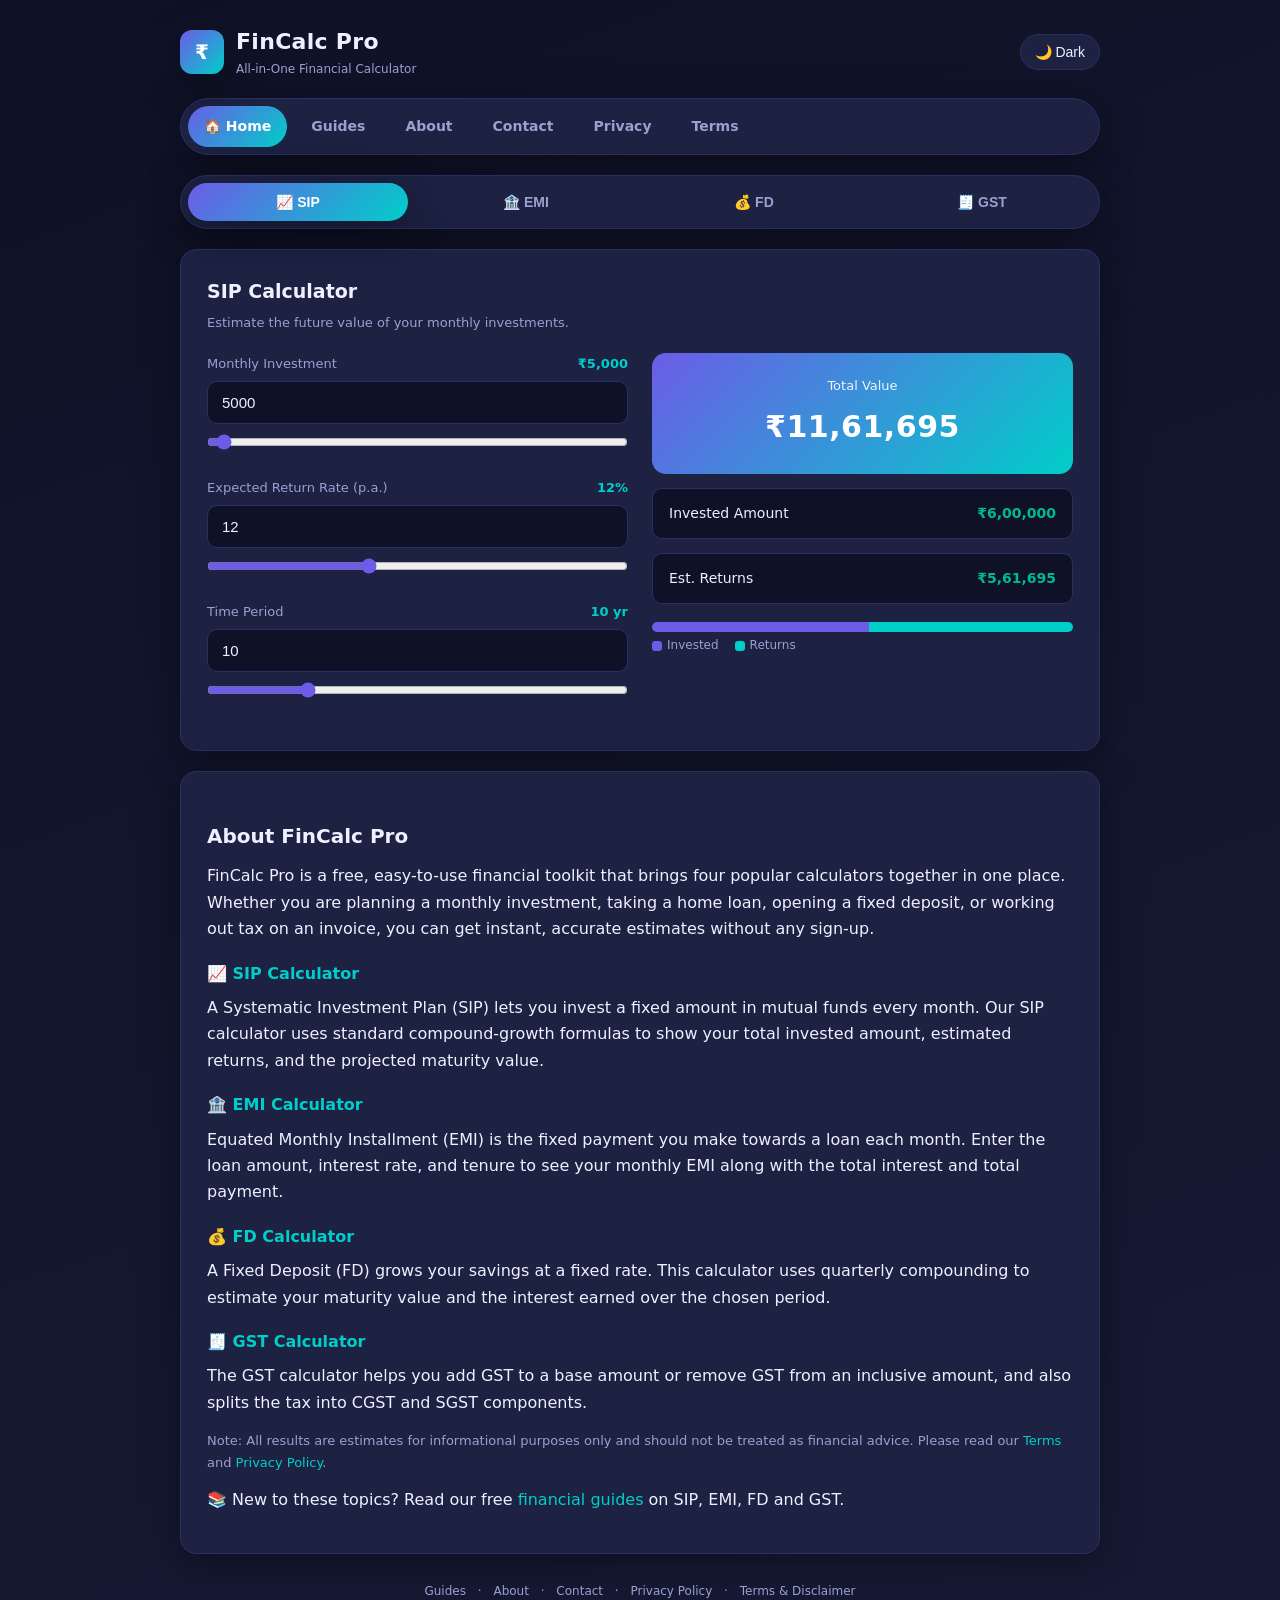
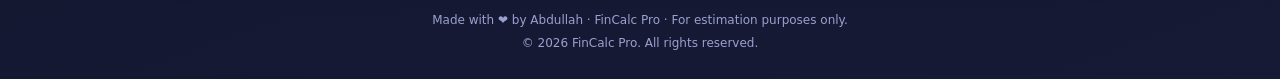
<file: index.html>
<!DOCTYPE html>
<html lang="en">
<head>
<meta charset="UTF-8">
<meta name="viewport" content="width=device-width, initial-scale=1.0">
<meta name="google-site-verification" content="vw7XBPEqte4qpdyo3AJ491x3fcJIw0oCZfiyxnTsbXY" />
<title>FinCalc Pro · Free SIP, EMI, FD & GST Calculator</title>
<meta name="description" content="FinCalc Pro is a free all-in-one financial calculator to compute SIP returns, loan EMI, fixed deposit (FD) maturity and GST online. Fast, accurate and mobile friendly.">
<meta name="keywords" content="SIP calculator, EMI calculator, FD calculator, GST calculator, financial calculator, loan EMI, mutual fund returns">
<meta name="author" content="Abdullah">
<link rel="canonical" href="https://quicktoolkit1.github.io/All-in-one-calculator-/">

<!-- Open Graph -->
<meta property="og:type" content="website">
<meta property="og:title" content="FinCalc Pro · Free SIP, EMI, FD & GST Calculator">
<meta property="og:description" content="Free all-in-one financial calculator for SIP, EMI, FD and GST. Fast, accurate and mobile friendly.">
<meta property="og:url" content="https://quicktoolkit1.github.io/All-in-one-calculator-/">
<meta name="twitter:card" content="summary">

<link rel="icon" type="image/svg+xml" href="favicon.svg">
<link rel="stylesheet" href="style.css">

<!-- Google AdSense: apne approval ke baad neeche wali line uncomment karein aur ca-pub-XXXX apne publisher ID se replace karein -->
<!-- <script async src="https://pagead2.googlesyndication.com/pagead/js/adsbygoogle.js?client=ca-pub-XXXXXXXXXXXXXXXX" crossorigin="anonymous"></script> -->

<!-- Structured Data -->
<script type="application/ld+json">
{
  "@context": "https://schema.org",
  "@type": "WebApplication",
  "name": "FinCalc Pro",
  "description": "Free all-in-one financial calculator for SIP, EMI, FD and GST.",
  "applicationCategory": "FinanceApplication",
  "operatingSystem": "All",
  "offers": { "@type": "Offer", "price": "0", "priceCurrency": "INR" },
  "author": { "@type": "Person", "name": "Abdullah" }
}
</script>
</head>
<body>
<div class="wrap">
  <header>
    <div class="logo">
      <a href="index.html">
        <div class="mark">₹</div>
        <div>
          <h1>FinCalc Pro</h1>
          <p>All-in-One Financial Calculator</p>
        </div>
      </a>
    </div>
    <button class="theme-btn" id="themeBtn">🌙 Dark</button>
  </header>

  <nav class="nav">
    <a href="index.html" class="active">🏠 Home</a>
    <a href="guides.html">Guides</a>
    <a href="about.html">About</a>
    <a href="contact.html">Contact</a>
    <a href="privacy-policy.html">Privacy</a>
    <a href="terms.html">Terms</a>
  </nav>

  <div class="tabs" id="tabs">
    <button class="tab active" data-tab="sip">📈 SIP</button>
    <button class="tab" data-tab="emi">🏦 EMI</button>
    <button class="tab" data-tab="fd">💰 FD</button>
    <button class="tab" data-tab="gst">🧾 GST</button>
  </div>

  <!-- SIP -->
  <div class="card" data-panel="sip">
    <h2>SIP Calculator</h2>
    <p class="sub">Estimate the future value of your monthly investments.</p>
    <div class="grid">
      <div>
        <div class="field">
          <label>Monthly Investment <span class="val" id="sipAmtV">₹5,000</span></label>
          <input type="number" id="sipAmt" value="5000" min="500" max="200000" step="100">
          <input type="range" id="sipAmtR" value="5000" min="500" max="200000" step="500">
        </div>
        <div class="field">
          <label>Expected Return Rate (p.a.) <span class="val" id="sipRateV">12%</span></label>
          <input type="number" id="sipRate" value="12" min="1" max="30" step="0.5">
          <input type="range" id="sipRateR" value="12" min="1" max="30" step="0.5">
        </div>
        <div class="field">
          <label>Time Period <span class="val" id="sipYrV">10 yr</span></label>
          <input type="number" id="sipYr" value="10" min="1" max="40">
          <input type="range" id="sipYrR" value="10" min="1" max="40">
        </div>
      </div>
      <div class="result">
        <div class="res-main"><span>Total Value</span><strong id="sipTotal">₹0</strong></div>
        <div class="res-row"><span>Invested Amount</span><b id="sipInvested">₹0</b></div>
        <div class="res-row"><span>Est. Returns</span><b id="sipReturns">₹0</b></div>
        <div>
          <div class="bar"><i id="sipBar1" style="background:var(--pri)"></i><i id="sipBar2" style="background:var(--pri2)"></i></div>
          <div class="legend"><span><i class="dot" style="background:var(--pri)"></i>Invested</span><span><i class="dot" style="background:var(--pri2)"></i>Returns</span></div>
        </div>
      </div>
    </div>
  </div>

  <!-- EMI -->
  <div class="card" data-panel="emi" style="display:none">
    <h2>EMI Calculator</h2>
    <p class="sub">Calculate your monthly loan installment.</p>
    <div class="grid">
      <div>
        <div class="field">
          <label>Loan Amount <span class="val" id="emiAmtV">₹10,00,000</span></label>
          <input type="number" id="emiAmt" value="1000000" min="30000" max="10000000" step="1000">
          <input type="range" id="emiAmtR" value="1000000" min="30000" max="10000000" step="50000">
        </div>
        <div class="field">
          <label>Interest Rate (p.a.) <span class="val" id="emiRateV">9%</span></label>
          <input type="number" id="emiRate" value="9" min="1" max="30" step="0.1">
          <input type="range" id="emiRateR" value="9" min="1" max="30" step="0.1">
        </div>
        <div class="field">
          <label>Loan Tenure <span class="val" id="emiYrV">20 yr</span></label>
          <input type="number" id="emiYr" value="20" min="1" max="30">
          <input type="range" id="emiYrR" value="20" min="1" max="30">
        </div>
      </div>
      <div class="result">
        <div class="res-main"><span>Monthly EMI</span><strong id="emiMonthly">₹0</strong></div>
        <div class="res-row"><span>Principal</span><b id="emiPrincipal">₹0</b></div>
        <div class="res-row"><span>Total Interest</span><b id="emiInterest">₹0</b></div>
        <div class="res-row"><span>Total Payment</span><b id="emiTotal">₹0</b></div>
        <div>
          <div class="bar"><i id="emiBar1" style="background:var(--pri)"></i><i id="emiBar2" style="background:var(--pri2)"></i></div>
          <div class="legend"><span><i class="dot" style="background:var(--pri)"></i>Principal</span><span><i class="dot" style="background:var(--pri2)"></i>Interest</span></div>
        </div>
      </div>
    </div>
  </div>

  <!-- FD -->
  <div class="card" data-panel="fd" style="display:none">
    <h2>FD Calculator</h2>
    <p class="sub">Maturity value with quarterly compounding.</p>
    <div class="grid">
      <div>
        <div class="field">
          <label>Principal Amount <span class="val" id="fdAmtV">₹1,00,000</span></label>
          <input type="number" id="fdAmt" value="100000" min="5000" max="5000000" step="1000">
          <input type="range" id="fdAmtR" value="100000" min="5000" max="5000000" step="5000">
        </div>
        <div class="field">
          <label>Interest Rate (p.a.) <span class="val" id="fdRateV">7%</span></label>
          <input type="number" id="fdRate" value="7" min="1" max="12" step="0.1">
          <input type="range" id="fdRateR" value="7" min="1" max="12" step="0.1">
        </div>
        <div class="field">
          <label>Time Period <span class="val" id="fdYrV">5 yr</span></label>
          <input type="number" id="fdYr" value="5" min="1" max="25">
          <input type="range" id="fdYrR" value="5" min="1" max="25">
        </div>
      </div>
      <div class="result">
        <div class="res-main"><span>Maturity Value</span><strong id="fdTotal">₹0</strong></div>
        <div class="res-row"><span>Invested Amount</span><b id="fdInvested">₹0</b></div>
        <div class="res-row"><span>Est. Interest</span><b id="fdInterest">₹0</b></div>
        <div>
          <div class="bar"><i id="fdBar1" style="background:var(--pri)"></i><i id="fdBar2" style="background:var(--pri2)"></i></div>
          <div class="legend"><span><i class="dot" style="background:var(--pri)"></i>Invested</span><span><i class="dot" style="background:var(--pri2)"></i>Interest</span></div>
        </div>
      </div>
    </div>
  </div>

  <!-- GST -->
  <div class="card" data-panel="gst" style="display:none">
    <h2>GST Calculator</h2>
    <p class="sub">Add or remove GST from an amount.</p>
    <div class="grid">
      <div>
        <div class="field">
          <label>Amount <span class="val" id="gstAmtV">₹10,000</span></label>
          <input type="number" id="gstAmt" value="10000" min="1" max="1000000" step="100">
          <input type="range" id="gstAmtR" value="10000" min="100" max="1000000" step="100">
        </div>
        <div class="field">
          <label>GST Rate <span class="val" id="gstRateV">18%</span></label>
          <input type="number" id="gstRate" value="18" min="0" max="28" step="0.5">
          <input type="range" id="gstRateR" value="18" min="0" max="28" step="0.5">
        </div>
        <div class="field">
          <label style="margin-bottom:10px">Calculation Type</label>
          <label style="font-size:14px;color:var(--txt);cursor:pointer"><input type="radio" name="gstType" value="add" checked> Add GST (exclusive)</label><br>
          <label style="font-size:14px;color:var(--txt);cursor:pointer;margin-top:6px;display:inline-block"><input type="radio" name="gstType" value="remove"> Remove GST (inclusive)</label>
        </div>
      </div>
      <div class="result">
        <div class="res-main"><span>Total Amount</span><strong id="gstTotal">₹0</strong></div>
        <div class="res-row"><span>Base Amount</span><b id="gstBase">₹0</b></div>
        <div class="res-row"><span>GST Amount</span><b id="gstTax">₹0</b></div>
        <div class="res-row"><span>CGST + SGST</span><b id="gstSplit">₹0 + ₹0</b></div>
      </div>
    </div>
  </div>

  <!-- SEO / AdSense friendly descriptive content -->
  <div class="card content" style="margin-top:20px">
    <h2>About FinCalc Pro</h2>
    <p>FinCalc Pro is a free, easy-to-use financial toolkit that brings four popular calculators together in one place. Whether you are planning a monthly investment, taking a home loan, opening a fixed deposit, or working out tax on an invoice, you can get instant, accurate estimates without any sign-up.</p>
    <h3>📈 SIP Calculator</h3>
    <p>A Systematic Investment Plan (SIP) lets you invest a fixed amount in mutual funds every month. Our SIP calculator uses standard compound-growth formulas to show your total invested amount, estimated returns, and the projected maturity value.</p>
    <h3>🏦 EMI Calculator</h3>
    <p>Equated Monthly Installment (EMI) is the fixed payment you make towards a loan each month. Enter the loan amount, interest rate, and tenure to see your monthly EMI along with the total interest and total payment.</p>
    <h3>💰 FD Calculator</h3>
    <p>A Fixed Deposit (FD) grows your savings at a fixed rate. This calculator uses quarterly compounding to estimate your maturity value and the interest earned over the chosen period.</p>
    <h3>🧾 GST Calculator</h3>
    <p>The GST calculator helps you add GST to a base amount or remove GST from an inclusive amount, and also splits the tax into CGST and SGST components.</p>
    <p style="color:var(--muted);font-size:13px">Note: All results are estimates for informational purposes only and should not be treated as financial advice. Please read our <a href="terms.html">Terms</a> and <a href="privacy-policy.html">Privacy Policy</a>.</p>
    <p style="margin-top:10px">📚 New to these topics? Read our free <a href="guides.html">financial guides</a> on SIP, EMI, FD and GST.</p>
  </div>

  <footer>
    <div class="foot-links">
      <a href="guides.html">Guides</a> ·
      <a href="about.html">About</a> ·
      <a href="contact.html">Contact</a> ·
      <a href="privacy-policy.html">Privacy Policy</a> ·
      <a href="terms.html">Terms &amp; Disclaimer</a>
    </div>
    Made with ❤️ by Abdullah · FinCalc Pro · For estimation purposes only.<br>
    &copy; <span id="year"></span> FinCalc Pro. All rights reserved.
  </footer>
</div>

<script src="app.js"></script>
</body>
</html>
</file>
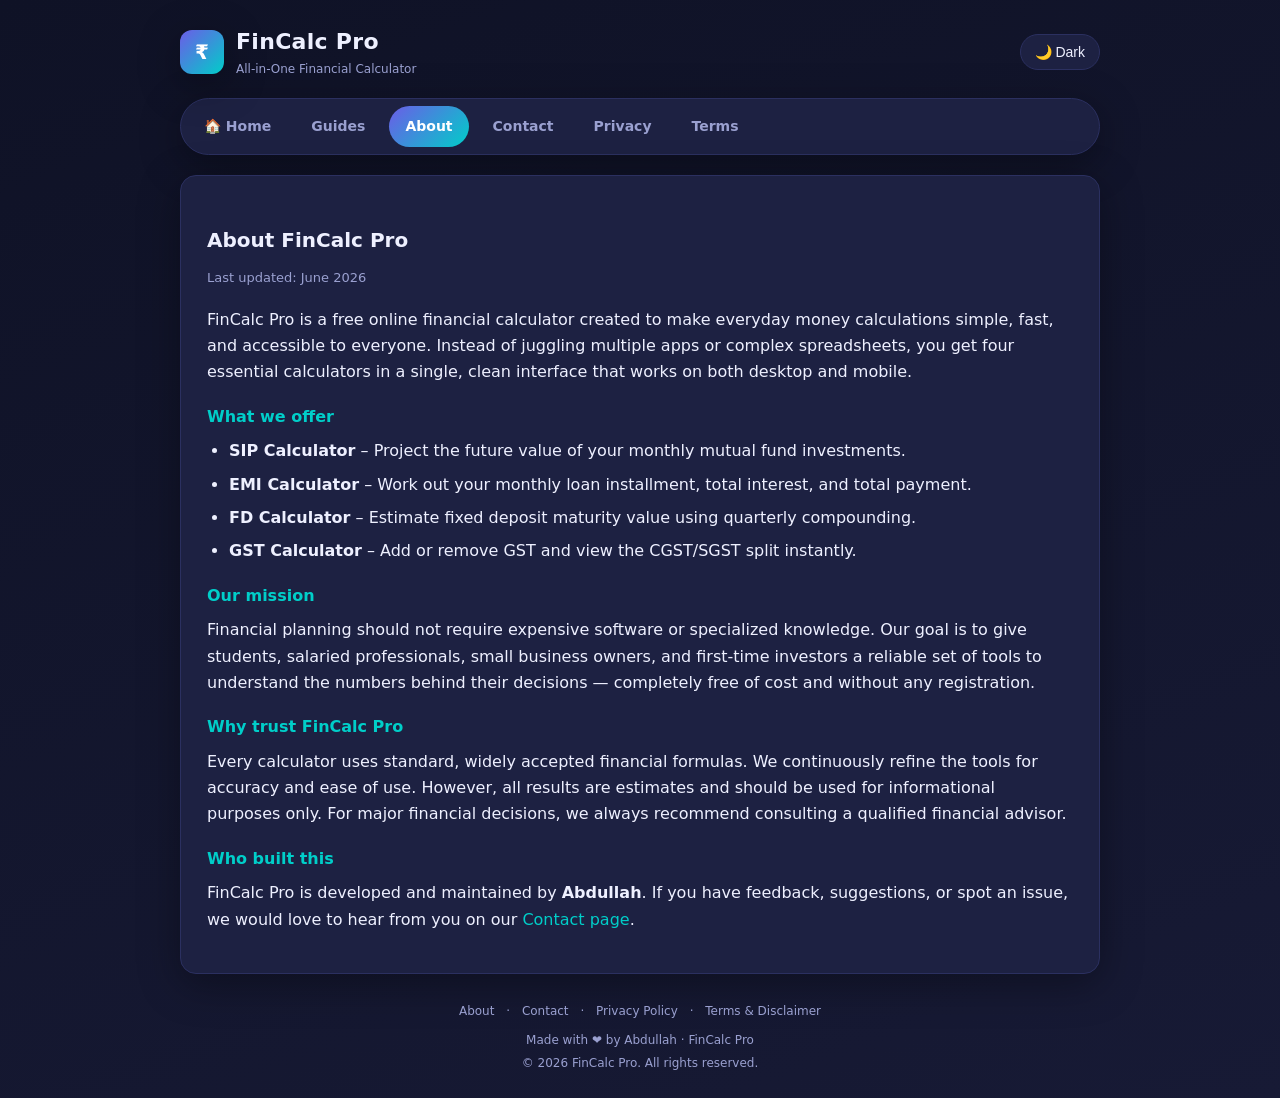
<file: about.html>
<!DOCTYPE html>
<html lang="en">
<head>
<meta charset="UTF-8">
<meta name="viewport" content="width=device-width, initial-scale=1.0">
<title>About Us · FinCalc Pro</title>
<meta name="description" content="Learn about FinCalc Pro, a free all-in-one financial calculator for SIP, EMI, FD and GST built to help you make quick, informed money decisions.">
<link rel="canonical" href="https://quicktoolkit1.github.io/All-in-one-calculator-/about.html">
<link rel="icon" type="image/svg+xml" href="favicon.svg">
<link rel="stylesheet" href="style.css">
</head>
<body>
<div class="wrap">
  <header>
    <div class="logo">
      <a href="index.html">
        <div class="mark">₹</div>
        <div>
          <h1>FinCalc Pro</h1>
          <p>All-in-One Financial Calculator</p>
        </div>
      </a>
    </div>
    <button class="theme-btn" id="themeBtn">🌙 Dark</button>
  </header>

  <nav class="nav">
    <a href="index.html">🏠 Home</a>
    <a href="guides.html">Guides</a>
    <a href="about.html" class="active">About</a>
    <a href="contact.html">Contact</a>
    <a href="privacy-policy.html">Privacy</a>
    <a href="terms.html">Terms</a>
  </nav>

  <div class="card content">
    <h2>About FinCalc Pro</h2>
    <p class="meta">Last updated: June 2026</p>

    <p>FinCalc Pro is a free online financial calculator created to make everyday money calculations simple, fast, and accessible to everyone. Instead of juggling multiple apps or complex spreadsheets, you get four essential calculators in a single, clean interface that works on both desktop and mobile.</p>

    <h3>What we offer</h3>
    <ul>
      <li><strong>SIP Calculator</strong> – Project the future value of your monthly mutual fund investments.</li>
      <li><strong>EMI Calculator</strong> – Work out your monthly loan installment, total interest, and total payment.</li>
      <li><strong>FD Calculator</strong> – Estimate fixed deposit maturity value using quarterly compounding.</li>
      <li><strong>GST Calculator</strong> – Add or remove GST and view the CGST/SGST split instantly.</li>
    </ul>

    <h3>Our mission</h3>
    <p>Financial planning should not require expensive software or specialized knowledge. Our goal is to give students, salaried professionals, small business owners, and first-time investors a reliable set of tools to understand the numbers behind their decisions — completely free of cost and without any registration.</p>

    <h3>Why trust FinCalc Pro</h3>
    <p>Every calculator uses standard, widely accepted financial formulas. We continuously refine the tools for accuracy and ease of use. However, all results are estimates and should be used for informational purposes only. For major financial decisions, we always recommend consulting a qualified financial advisor.</p>

    <h3>Who built this</h3>
    <p>FinCalc Pro is developed and maintained by <strong>Abdullah</strong>. If you have feedback, suggestions, or spot an issue, we would love to hear from you on our <a href="contact.html">Contact page</a>.</p>
  </div>

  <footer>
    <div class="foot-links">
      <a href="about.html">About</a> ·
      <a href="contact.html">Contact</a> ·
      <a href="privacy-policy.html">Privacy Policy</a> ·
      <a href="terms.html">Terms &amp; Disclaimer</a>
    </div>
    Made with ❤️ by Abdullah · FinCalc Pro<br>
    &copy; <span id="year"></span> FinCalc Pro. All rights reserved.
  </footer>
</div>
<script src="common.js"></script>
</body>
</html>
</file>
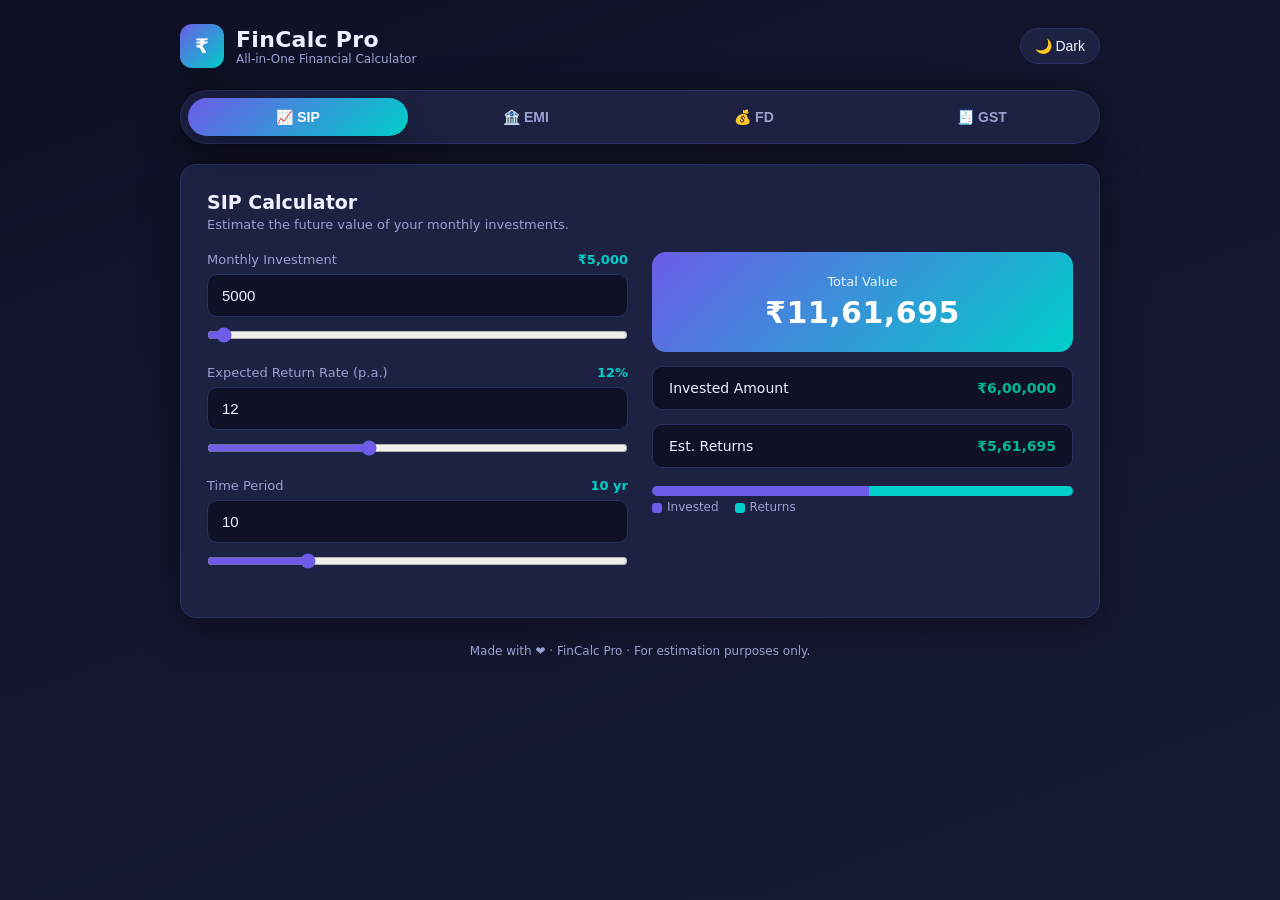
<file: All-in-one-calculator.html>
<!DOCTYPE html>
<html lang="hi">
<head>
<meta charset="UTF-8">
<meta name="viewport" content="width=device-width, initial-scale=1.0">
<title>FinCalc Pro · All-in-One Financial Calculator</title>
<style>
  :root{
    --bg:#0f1226; --bg2:#171a35; --card:#1d2142; --line:#2b3060;
    --txt:#eef0ff; --muted:#9aa0d0; --pri:#6c5ce7; --pri2:#00cec9;
    --good:#00b894; --warn:#fdcb6e; --shadow:0 10px 40px rgba(0,0,0,.35);
    --r:16px;
  }
  [data-theme="light"]{
    --bg:#eef1f8; --bg2:#ffffff; --card:#ffffff; --line:#e3e7f2;
    --txt:#1a1d35; --muted:#6b7194; --shadow:0 10px 30px rgba(50,60,120,.12);
  }
  *{box-sizing:border-box;margin:0;padding:0}
  body{
    font-family:"Segoe UI",system-ui,-apple-system,Roboto,Arial,sans-serif;
    background:linear-gradient(160deg,var(--bg),var(--bg2));
    color:var(--txt);min-height:100vh;padding:24px 14px;transition:.3s;
  }
  .wrap{max-width:920px;margin:0 auto}
  header{display:flex;align-items:center;justify-content:space-between;margin-bottom:22px;flex-wrap:wrap;gap:12px}
  .logo{display:flex;align-items:center;gap:12px}
  .logo .mark{width:44px;height:44px;border-radius:12px;display:grid;place-items:center;
    background:linear-gradient(135deg,var(--pri),var(--pri2));font-weight:800;font-size:20px;color:#fff;box-shadow:var(--shadow)}
  .logo h1{font-size:22px;letter-spacing:.3px}
  .logo p{font-size:12px;color:var(--muted)}
  .theme-btn{background:var(--card);border:1px solid var(--line);color:var(--txt);
    padding:9px 14px;border-radius:30px;cursor:pointer;font-size:14px;transition:.2s}
  .theme-btn:hover{border-color:var(--pri)}
  .tabs{display:flex;gap:8px;background:var(--card);padding:7px;border-radius:30px;
    margin-bottom:20px;flex-wrap:wrap;border:1px solid var(--line);box-shadow:var(--shadow)}
  .tab{flex:1;min-width:120px;text-align:center;padding:11px 10px;border-radius:24px;cursor:pointer;
    font-weight:600;font-size:14px;color:var(--muted);transition:.25s;border:none;background:none}
  .tab.active{background:linear-gradient(135deg,var(--pri),var(--pri2));color:#fff;box-shadow:var(--shadow)}
  .card{background:var(--card);border:1px solid var(--line);border-radius:var(--r);
    padding:26px;box-shadow:var(--shadow);animation:fade .35s ease}
  @keyframes fade{from{opacity:0;transform:translateY(8px)}to{opacity:1;transform:none}}
  .card h2{font-size:19px;margin-bottom:4px}
  .card .sub{color:var(--muted);font-size:13px;margin-bottom:20px}
  .grid{display:grid;grid-template-columns:1fr 1fr;gap:24px}
  @media(max-width:680px){.grid{grid-template-columns:1fr}}
  .field{margin-bottom:18px}
  .field label{display:flex;justify-content:space-between;font-size:13px;color:var(--muted);margin-bottom:7px}
  .field .val{color:var(--pri2);font-weight:700}
  .field input[type=number]{width:100%;padding:12px 14px;border-radius:10px;border:1px solid var(--line);
    background:var(--bg);color:var(--txt);font-size:15px;outline:none;transition:.2s}
  .field input[type=number]:focus{border-color:var(--pri)}
  .field input[type=range]{width:100%;accent-color:var(--pri);margin-top:10px}
  .result{display:flex;flex-direction:column;gap:14px}
  .res-main{background:linear-gradient(135deg,var(--pri),var(--pri2));border-radius:14px;
    padding:22px;color:#fff;text-align:center}
  .res-main span{font-size:13px;opacity:.9;display:block;margin-bottom:6px}
  .res-main strong{font-size:30px;font-weight:800;letter-spacing:.5px}
  .res-row{display:flex;justify-content:space-between;padding:13px 16px;background:var(--bg);
    border-radius:10px;border:1px solid var(--line);font-size:14px}
  .res-row b{color:var(--good)}
  .bar{height:10px;border-radius:6px;background:var(--bg);overflow:hidden;display:flex;margin-top:4px}
  .bar i{display:block;height:100%}
  .legend{display:flex;gap:16px;font-size:12px;color:var(--muted);margin-top:4px}
  .dot{display:inline-block;width:10px;height:10px;border-radius:3px;margin-right:5px;vertical-align:middle}
  footer{text-align:center;color:var(--muted);font-size:12px;margin-top:26px}
</style>
</head>
<body>
<div class="wrap">
  <header>
    <div class="logo">
      <div class="mark">₹</div>
      <div>
        <h1>FinCalc Pro</h1>
        <p>All-in-One Financial Calculator</p>
      </div>
    </div>
    <button class="theme-btn" id="themeBtn">🌙 Dark</button>
  </header>

  <div class="tabs" id="tabs">
    <button class="tab active" data-tab="sip">📈 SIP</button>
    <button class="tab" data-tab="emi">🏦 EMI</button>
    <button class="tab" data-tab="fd">💰 FD</button>
    <button class="tab" data-tab="gst">🧾 GST</button>
  </div>

  <!-- SIP -->
  <div class="card" data-panel="sip">
    <h2>SIP Calculator</h2>
    <p class="sub">Estimate the future value of your monthly investments.</p>
    <div class="grid">
      <div>
        <div class="field">
          <label>Monthly Investment <span class="val" id="sipAmtV">₹5,000</span></label>
          <input type="number" id="sipAmt" value="5000" min="100" step="100">
          <input type="range" id="sipAmtR" value="5000" min="500" max="200000" step="500">
        </div>
        <div class="field">
          <label>Expected Return Rate (p.a.) <span class="val" id="sipRateV">12%</span></label>
          <input type="number" id="sipRate" value="12" min="1" max="40" step="0.5">
          <input type="range" id="sipRateR" value="12" min="1" max="30" step="0.5">
        </div>
        <div class="field">
          <label>Time Period <span class="val" id="sipYrV">10 yr</span></label>
          <input type="number" id="sipYr" value="10" min="1" max="50">
          <input type="range" id="sipYrR" value="10" min="1" max="40">
        </div>
      </div>
      <div class="result">
        <div class="res-main"><span>Total Value</span><strong id="sipTotal">₹0</strong></div>
        <div class="res-row"><span>Invested Amount</span><b id="sipInvested">₹0</b></div>
        <div class="res-row"><span>Est. Returns</span><b id="sipReturns">₹0</b></div>
        <div>
          <div class="bar"><i id="sipBar1" style="background:var(--pri)"></i><i id="sipBar2" style="background:var(--pri2)"></i></div>
          <div class="legend"><span><i class="dot" style="background:var(--pri)"></i>Invested</span><span><i class="dot" style="background:var(--pri2)"></i>Returns</span></div>
        </div>
      </div>
    </div>
  </div>

  <!-- EMI -->
  <div class="card" data-panel="emi" style="display:none">
    <h2>EMI Calculator</h2>
    <p class="sub">Calculate your monthly loan installment.</p>
    <div class="grid">
      <div>
        <div class="field">
          <label>Loan Amount <span class="val" id="emiAmtV">₹10,00,000</span></label>
          <input type="number" id="emiAmt" value="1000000" min="1000" step="1000">
          <input type="range" id="emiAmtR" value="1000000" min="50000" max="10000000" step="50000">
        </div>
        <div class="field">
          <label>Interest Rate (p.a.) <span class="val" id="emiRateV">9%</span></label>
          <input type="number" id="emiRate" value="9" min="1" max="30" step="0.1">
          <input type="range" id="emiRateR" value="9" min="1" max="20" step="0.1">
        </div>
        <div class="field">
          <label>Loan Tenure <span class="val" id="emiYrV">20 yr</span></label>
          <input type="number" id="emiYr" value="20" min="1" max="40">
          <input type="range" id="emiYrR" value="20" min="1" max="30">
        </div>
      </div>
      <div class="result">
        <div class="res-main"><span>Monthly EMI</span><strong id="emiMonthly">₹0</strong></div>
        <div class="res-row"><span>Principal</span><b id="emiPrincipal">₹0</b></div>
        <div class="res-row"><span>Total Interest</span><b id="emiInterest">₹0</b></div>
        <div class="res-row"><span>Total Payment</span><b id="emiTotal">₹0</b></div>
        <div>
          <div class="bar"><i id="emiBar1" style="background:var(--pri)"></i><i id="emiBar2" style="background:var(--pri2)"></i></div>
          <div class="legend"><span><i class="dot" style="background:var(--pri)"></i>Principal</span><span><i class="dot" style="background:var(--pri2)"></i>Interest</span></div>
        </div>
      </div>
    </div>
  </div>

  <!-- FD -->
  <div class="card" data-panel="fd" style="display:none">
    <h2>FD Calculator</h2>
    <p class="sub">Maturity value with quarterly compounding.</p>
    <div class="grid">
      <div>
        <div class="field">
          <label>Principal Amount <span class="val" id="fdAmtV">₹1,00,000</span></label>
          <input type="number" id="fdAmt" value="100000" min="1000" step="1000">
          <input type="range" id="fdAmtR" value="100000" min="5000" max="5000000" step="5000">
        </div>
        <div class="field">
          <label>Interest Rate (p.a.) <span class="val" id="fdRateV">7%</span></label>
          <input type="number" id="fdRate" value="7" min="1" max="15" step="0.1">
          <input type="range" id="fdRateR" value="7" min="1" max="12" step="0.1">
        </div>
        <div class="field">
          <label>Time Period <span class="val" id="fdYrV">5 yr</span></label>
          <input type="number" id="fdYr" value="5" min="1" max="30">
          <input type="range" id="fdYrR" value="5" min="1" max="25">
        </div>
      </div>
      <div class="result">
        <div class="res-main"><span>Maturity Value</span><strong id="fdTotal">₹0</strong></div>
        <div class="res-row"><span>Invested Amount</span><b id="fdInvested">₹0</b></div>
        <div class="res-row"><span>Est. Interest</span><b id="fdInterest">₹0</b></div>
        <div>
          <div class="bar"><i id="fdBar1" style="background:var(--pri)"></i><i id="fdBar2" style="background:var(--pri2)"></i></div>
          <div class="legend"><span><i class="dot" style="background:var(--pri)"></i>Invested</span><span><i class="dot" style="background:var(--pri2)"></i>Interest</span></div>
        </div>
      </div>
    </div>
  </div>

  <!-- GST -->
  <div class="card" data-panel="gst" style="display:none">
    <h2>GST Calculator</h2>
    <p class="sub">Add or remove GST from an amount.</p>
    <div class="grid">
      <div>
        <div class="field">
          <label>Amount <span class="val" id="gstAmtV">₹10,000</span></label>
          <input type="number" id="gstAmt" value="10000" min="1" step="100">
          <input type="range" id="gstAmtR" value="10000" min="100" max="1000000" step="100">
        </div>
        <div class="field">
          <label>GST Rate <span class="val" id="gstRateV">18%</span></label>
          <input type="number" id="gstRate" value="18" min="0" max="28" step="0.5">
          <input type="range" id="gstRateR" value="18" min="0" max="28" step="0.5">
        </div>
        <div class="field">
          <label style="margin-bottom:10px">Calculation Type</label>
          <label style="font-size:14px;color:var(--txt);cursor:pointer"><input type="radio" name="gstType" value="add" checked> Add GST (exclusive)</label><br>
          <label style="font-size:14px;color:var(--txt);cursor:pointer;margin-top:6px;display:inline-block"><input type="radio" name="gstType" value="remove"> Remove GST (inclusive)</label>
        </div>
      </div>
      <div class="result">
        <div class="res-main"><span>Total Amount</span><strong id="gstTotal">₹0</strong></div>
        <div class="res-row"><span>Base Amount</span><b id="gstBase">₹0</b></div>
        <div class="res-row"><span>GST Amount</span><b id="gstTax">₹0</b></div>
        <div class="res-row"><span>CGST + SGST</span><b id="gstSplit">₹0 + ₹0</b></div>
      </div>
    </div>
  </div>

  <footer>Made with ❤️ · FinCalc Pro · For estimation purposes only.</footer>
</div>

<script>
// ---- helpers ----
const $ = id => document.getElementById(id);
const fmt = n => "₹" + Math.round(n).toLocaleString("en-IN");

// ---- tabs ----
document.querySelectorAll(".tab").forEach(t=>{
  t.onclick = ()=>{
    document.querySelectorAll(".tab").forEach(x=>x.classList.remove("active"));
    t.classList.add("active");
    document.querySelectorAll("[data-panel]").forEach(p=>
      p.style.display = p.dataset.panel===t.dataset.tab ? "" : "none");
  };
});

// ---- theme ----
const themeBtn = $("themeBtn");
themeBtn.onclick = ()=>{
  const light = document.documentElement.getAttribute("data-theme")==="light";
  document.documentElement.setAttribute("data-theme", light?"":"light");
  themeBtn.textContent = light ? "🌙 Dark" : "☀️ Light";
};

// sync number <-> range
function link(numId, rangeId, fn){
  const n=$(numId), r=$(rangeId);
  n.oninput = ()=>{ r.value=n.value; fn(); };
  r.oninput = ()=>{ n.value=r.value; fn(); };
}

// ---- SIP ----
function sip(){
  const P=+$("sipAmt").value, r=+$("sipRate").value/100/12, n=$("sipYr").value*12;
  const fv = r>0 ? P*((Math.pow(1+r,n)-1)/r)*(1+r) : P*n;
  const inv = P*n, ret = fv-inv;
  $("sipAmtV").textContent=fmt(P); $("sipRateV").textContent=$("sipRate").value+"%"; $("sipYrV").textContent=$("sipYr").value+" yr";
  $("sipTotal").textContent=fmt(fv); $("sipInvested").textContent=fmt(inv); $("sipReturns").textContent=fmt(ret);
  $("sipBar1").style.width=(inv/fv*100)+"%"; $("sipBar2").style.width=(ret/fv*100)+"%";
}
link("sipAmt","sipAmtR",sip); link("sipRate","sipRateR",sip); link("sipYr","sipYrR",sip);

// ---- EMI ----
function emi(){
  const P=+$("emiAmt").value, r=+$("emiRate").value/100/12, n=$("emiYr").value*12;
  const e = r>0 ? P*r*Math.pow(1+r,n)/(Math.pow(1+r,n)-1) : P/n;
  const total=e*n, interest=total-P;
  $("emiAmtV").textContent=fmt(P); $("emiRateV").textContent=$("emiRate").value+"%"; $("emiYrV").textContent=$("emiYr").value+" yr";
  $("emiMonthly").textContent=fmt(e); $("emiPrincipal").textContent=fmt(P);
  $("emiInterest").textContent=fmt(interest); $("emiTotal").textContent=fmt(total);
  $("emiBar1").style.width=(P/total*100)+"%"; $("emiBar2").style.width=(interest/total*100)+"%";
}
link("emiAmt","emiAmtR",emi); link("emiRate","emiRateR",emi); link("emiYr","emiYrR",emi);

// ---- FD (quarterly compounding) ----
function fd(){
  const P=+$("fdAmt").value, r=+$("fdRate").value/100, t=+$("fdYr").value;
  const m = P*Math.pow(1+r/4, 4*t), interest=m-P;
  $("fdAmtV").textContent=fmt(P); $("fdRateV").textContent=$("fdRate").value+"%"; $("fdYrV").textContent=$("fdYr").value+" yr";
  $("fdTotal").textContent=fmt(m); $("fdInvested").textContent=fmt(P); $("fdInterest").textContent=fmt(interest);
  $("fdBar1").style.width=(P/m*100)+"%"; $("fdBar2").style.width=(interest/m*100)+"%";
}
link("fdAmt","fdAmtR",fd); link("fdRate","fdRateR",fd); link("fdYr","fdYrR",fd);

// ---- GST ----
function gst(){
  const A=+$("gstAmt").value, rate=+$("gstRate").value;
  const type=document.querySelector("input[name=gstType]:checked").value;
  let base, tax, total;
  if(type==="add"){ base=A; tax=A*rate/100; total=A+tax; }
  else { base=A/(1+rate/100); tax=A-base; total=A; }
  $("gstAmtV").textContent=fmt(A); $("gstRateV").textContent=rate+"%";
  $("gstTotal").textContent=fmt(total); $("gstBase").textContent=fmt(base);
  $("gstTax").textContent=fmt(tax); $("gstSplit").textContent=fmt(tax/2)+" + "+fmt(tax/2);
}
link("gstAmt","gstAmtR",gst);
$("gstRate").oninput=()=>{$("gstRateR").value=$("gstRate").value; gst();};
$("gstRateR").oninput=()=>{$("gstRate").value=$("gstRateR").value; gst();};
document.querySelectorAll("input[name=gstType]").forEach(r=>r.onchange=gst);

// init
sip(); emi(); fd(); gst();
</script>
</body>
</html>
</file>
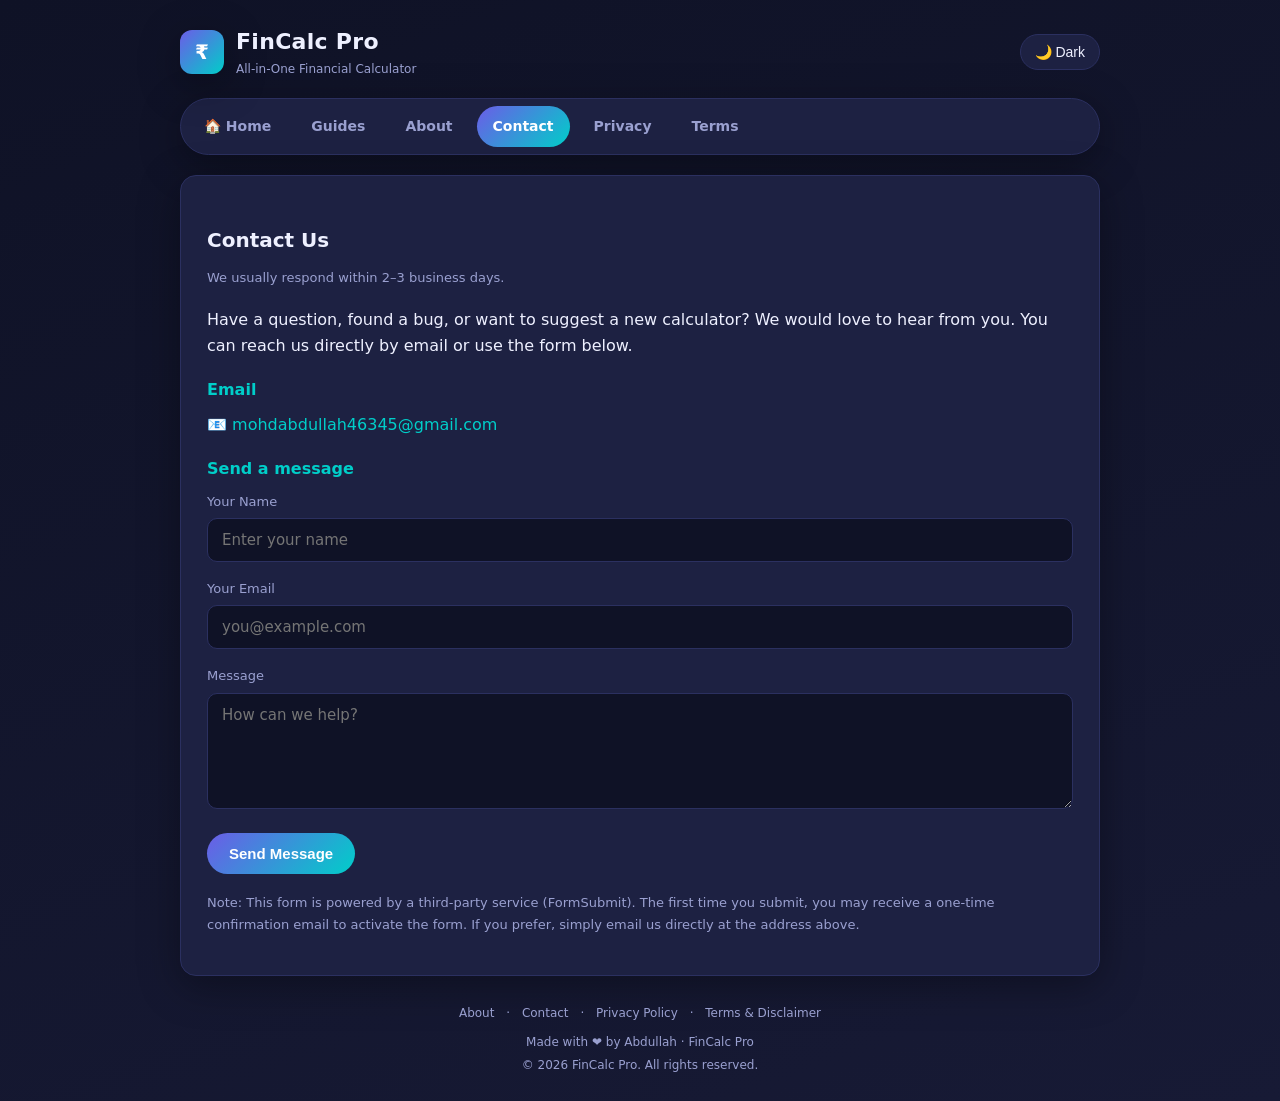
<file: contact.html>
<!DOCTYPE html>
<html lang="en">
<head>
<meta charset="UTF-8">
<meta name="viewport" content="width=device-width, initial-scale=1.0">
<title>Contact Us · FinCalc Pro</title>
<meta name="description" content="Get in touch with the FinCalc Pro team. Send us your feedback, questions or suggestions about our free SIP, EMI, FD and GST calculators.">
<link rel="canonical" href="https://quicktoolkit1.github.io/All-in-one-calculator-/contact.html">
<link rel="icon" type="image/svg+xml" href="favicon.svg">
<link rel="stylesheet" href="style.css">
</head>
<body>
<div class="wrap">
  <header>
    <div class="logo">
      <a href="index.html">
        <div class="mark">₹</div>
        <div>
          <h1>FinCalc Pro</h1>
          <p>All-in-One Financial Calculator</p>
        </div>
      </a>
    </div>
    <button class="theme-btn" id="themeBtn">🌙 Dark</button>
  </header>

  <nav class="nav">
    <a href="index.html">🏠 Home</a>
    <a href="guides.html">Guides</a>
    <a href="about.html">About</a>
    <a href="contact.html" class="active">Contact</a>
    <a href="privacy-policy.html">Privacy</a>
    <a href="terms.html">Terms</a>
  </nav>

  <div class="card content">
    <h2>Contact Us</h2>
    <p class="meta">We usually respond within 2–3 business days.</p>

    <p>Have a question, found a bug, or want to suggest a new calculator? We would love to hear from you. You can reach us directly by email or use the form below.</p>

    <h3>Email</h3>
    <p>📧 <a href="mailto:mohdabdullah46345@gmail.com">mohdabdullah46345@gmail.com</a></p>

    <h3>Send a message</h3>
    <form action="https://formsubmit.co/mohdabdullah46345@gmail.com" method="POST">
      <div class="form-field">
        <label for="name">Your Name</label>
        <input type="text" id="name" name="name" placeholder="Enter your name" required>
      </div>
      <div class="form-field">
        <label for="email">Your Email</label>
        <input type="email" id="email" name="email" placeholder="you@example.com" required>
      </div>
      <div class="form-field">
        <label for="message">Message</label>
        <textarea id="message" name="message" rows="5" placeholder="How can we help?" required></textarea>
      </div>
      <button type="submit" class="btn">Send Message</button>
    </form>

    <p style="color:var(--muted);font-size:13px;margin-top:18px">Note: This form is powered by a third-party service (FormSubmit). The first time you submit, you may receive a one-time confirmation email to activate the form. If you prefer, simply email us directly at the address above.</p>
  </div>

  <footer>
    <div class="foot-links">
      <a href="about.html">About</a> ·
      <a href="contact.html">Contact</a> ·
      <a href="privacy-policy.html">Privacy Policy</a> ·
      <a href="terms.html">Terms &amp; Disclaimer</a>
    </div>
    Made with ❤️ by Abdullah · FinCalc Pro<br>
    &copy; <span id="year"></span> FinCalc Pro. All rights reserved.
  </footer>
</div>
<script src="common.js"></script>
</body>
</html>
</file>
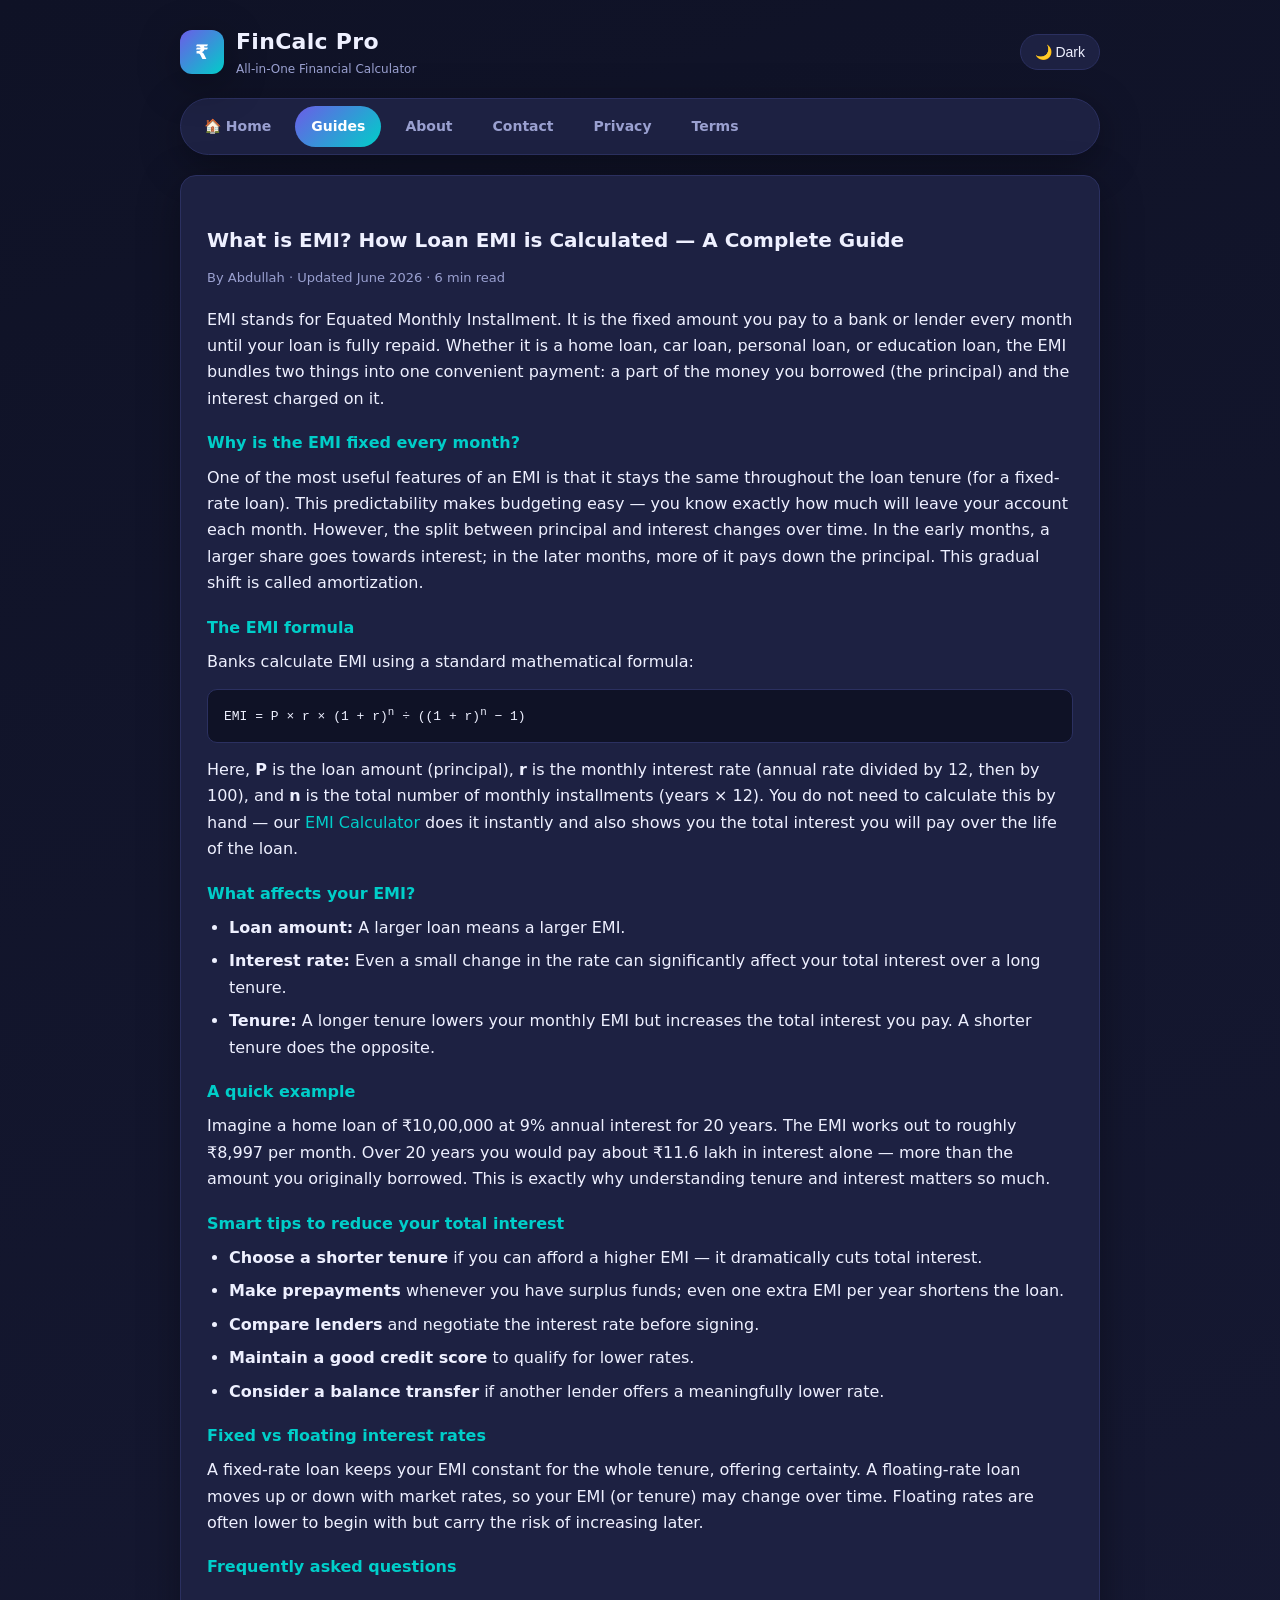
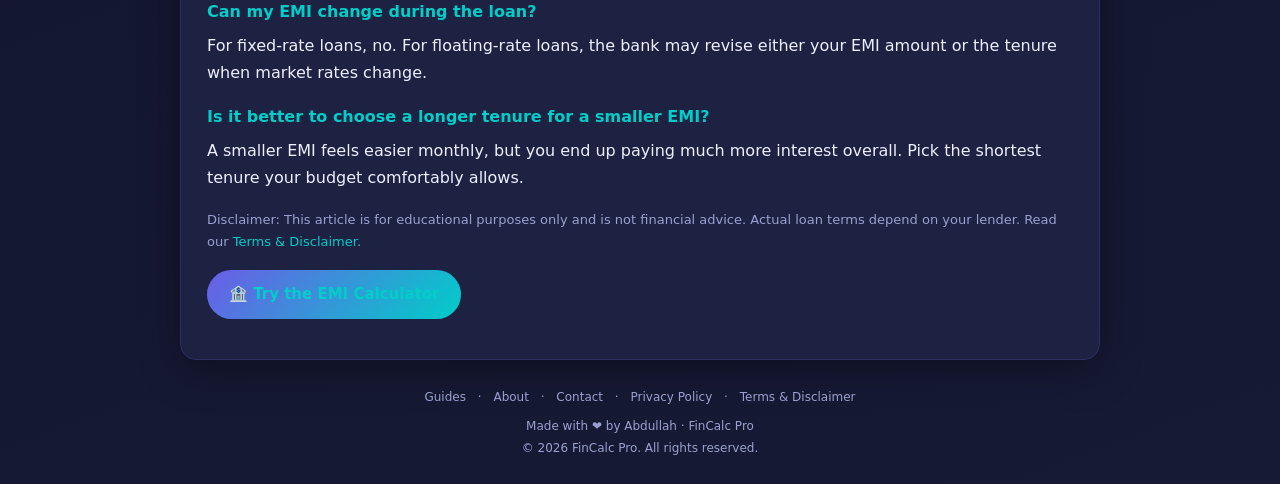
<file: emi-guide.html>
<!DOCTYPE html>
<html lang="en">
<head>
<meta charset="UTF-8">
<meta name="viewport" content="width=device-width, initial-scale=1.0">
<title>What is EMI? How Loan EMI is Calculated &mdash; A Complete Guide · FinCalc Pro</title>
<meta name="description" content="Understand what EMI means, how the EMI formula works, what affects your monthly installment, and smart tips to reduce your total loan interest.">
<meta name="keywords" content="what is EMI, EMI calculator, how EMI is calculated, EMI formula, loan EMI, home loan EMI, reduce EMI interest">
<meta name="author" content="Abdullah">
<link rel="canonical" href="https://quicktoolkit1.github.io/All-in-one-calculator-/emi-guide.html">
<meta property="og:type" content="article">
<meta property="og:title" content="What is EMI? How Loan EMI is Calculated">
<meta property="og:description" content="A clear guide to EMI, the formula behind it, and tips to lower your total interest.">
<meta property="og:url" content="https://quicktoolkit1.github.io/All-in-one-calculator-/emi-guide.html">
<link rel="icon" type="image/svg+xml" href="favicon.svg">
<link rel="stylesheet" href="style.css">
<script type="application/ld+json">
{
  "@context":"https://schema.org",
  "@type":"Article",
  "headline":"What is EMI? How Loan EMI is Calculated - A Complete Guide",
  "author":{"@type":"Person","name":"Abdullah"},
  "publisher":{"@type":"Organization","name":"FinCalc Pro"},
  "datePublished":"2026-06-09",
  "description":"Understand EMI, the formula behind it, and tips to reduce total loan interest."
}
</script>
</head>
<body>
<div class="wrap">
  <header>
    <div class="logo">
      <a href="index.html">
        <div class="mark">₹</div>
        <div>
          <h1>FinCalc Pro</h1>
          <p>All-in-One Financial Calculator</p>
        </div>
      </a>
    </div>
    <button class="theme-btn" id="themeBtn">🌙 Dark</button>
  </header>

  <nav class="nav">
    <a href="index.html">🏠 Home</a>
    <a href="guides.html" class="active">Guides</a>
    <a href="about.html">About</a>
    <a href="contact.html">Contact</a>
    <a href="privacy-policy.html">Privacy</a>
    <a href="terms.html">Terms</a>
  </nav>

  <article class="card content">
    <h2>What is EMI? How Loan EMI is Calculated &mdash; A Complete Guide</h2>
    <p class="meta">By Abdullah · Updated June 2026 · 6 min read</p>

    <p>EMI stands for Equated Monthly Installment. It is the fixed amount you pay to a bank or lender every month until your loan is fully repaid. Whether it is a home loan, car loan, personal loan, or education loan, the EMI bundles two things into one convenient payment: a part of the money you borrowed (the principal) and the interest charged on it.</p>

    <h3>Why is the EMI fixed every month?</h3>
    <p>One of the most useful features of an EMI is that it stays the same throughout the loan tenure (for a fixed-rate loan). This predictability makes budgeting easy &mdash; you know exactly how much will leave your account each month. However, the split between principal and interest changes over time. In the early months, a larger share goes towards interest; in the later months, more of it pays down the principal. This gradual shift is called amortization.</p>

    <h3>The EMI formula</h3>
    <p>Banks calculate EMI using a standard mathematical formula:</p>
    <p style="background:var(--bg);padding:14px 16px;border-radius:10px;border:1px solid var(--line);font-family:monospace">EMI = P &times; r &times; (1 + r)<sup>n</sup> &divide; ((1 + r)<sup>n</sup> &minus; 1)</p>
    <p>Here, <strong>P</strong> is the loan amount (principal), <strong>r</strong> is the monthly interest rate (annual rate divided by 12, then by 100), and <strong>n</strong> is the total number of monthly installments (years &times; 12). You do not need to calculate this by hand &mdash; our <a href="index.html">EMI Calculator</a> does it instantly and also shows you the total interest you will pay over the life of the loan.</p>

    <h3>What affects your EMI?</h3>
    <ul>
      <li><strong>Loan amount:</strong> A larger loan means a larger EMI.</li>
      <li><strong>Interest rate:</strong> Even a small change in the rate can significantly affect your total interest over a long tenure.</li>
      <li><strong>Tenure:</strong> A longer tenure lowers your monthly EMI but increases the total interest you pay. A shorter tenure does the opposite.</li>
    </ul>

    <h3>A quick example</h3>
    <p>Imagine a home loan of &#8377;10,00,000 at 9% annual interest for 20 years. The EMI works out to roughly &#8377;8,997 per month. Over 20 years you would pay about &#8377;11.6 lakh in interest alone &mdash; more than the amount you originally borrowed. This is exactly why understanding tenure and interest matters so much.</p>

    <h3>Smart tips to reduce your total interest</h3>
    <ul>
      <li><strong>Choose a shorter tenure</strong> if you can afford a higher EMI &mdash; it dramatically cuts total interest.</li>
      <li><strong>Make prepayments</strong> whenever you have surplus funds; even one extra EMI per year shortens the loan.</li>
      <li><strong>Compare lenders</strong> and negotiate the interest rate before signing.</li>
      <li><strong>Maintain a good credit score</strong> to qualify for lower rates.</li>
      <li><strong>Consider a balance transfer</strong> if another lender offers a meaningfully lower rate.</li>
    </ul>

    <h3>Fixed vs floating interest rates</h3>
    <p>A fixed-rate loan keeps your EMI constant for the whole tenure, offering certainty. A floating-rate loan moves up or down with market rates, so your EMI (or tenure) may change over time. Floating rates are often lower to begin with but carry the risk of increasing later.</p>

    <h3>Frequently asked questions</h3>
    <h3>Can my EMI change during the loan?</h3>
    <p>For fixed-rate loans, no. For floating-rate loans, the bank may revise either your EMI amount or the tenure when market rates change.</p>
    <h3>Is it better to choose a longer tenure for a smaller EMI?</h3>
    <p>A smaller EMI feels easier monthly, but you end up paying much more interest overall. Pick the shortest tenure your budget comfortably allows.</p>

    <p style="color:var(--muted);font-size:13px;margin-top:18px">Disclaimer: This article is for educational purposes only and is not financial advice. Actual loan terms depend on your lender. Read our <a href="terms.html">Terms &amp; Disclaimer</a>.</p>

    <p style="margin-top:18px"><a class="btn" href="index.html" style="display:inline-block;text-decoration:none">🏦 Try the EMI Calculator</a></p>
  </article>

  <footer>
    <div class="foot-links">
      <a href="guides.html">Guides</a> ·
      <a href="about.html">About</a> ·
      <a href="contact.html">Contact</a> ·
      <a href="privacy-policy.html">Privacy Policy</a> ·
      <a href="terms.html">Terms &amp; Disclaimer</a>
    </div>
    Made with ❤️ by Abdullah · FinCalc Pro<br>
    &copy; <span id="year"></span> FinCalc Pro. All rights reserved.
  </footer>
</div>
<script src="common.js"></script>
</body>
</html>
</file>
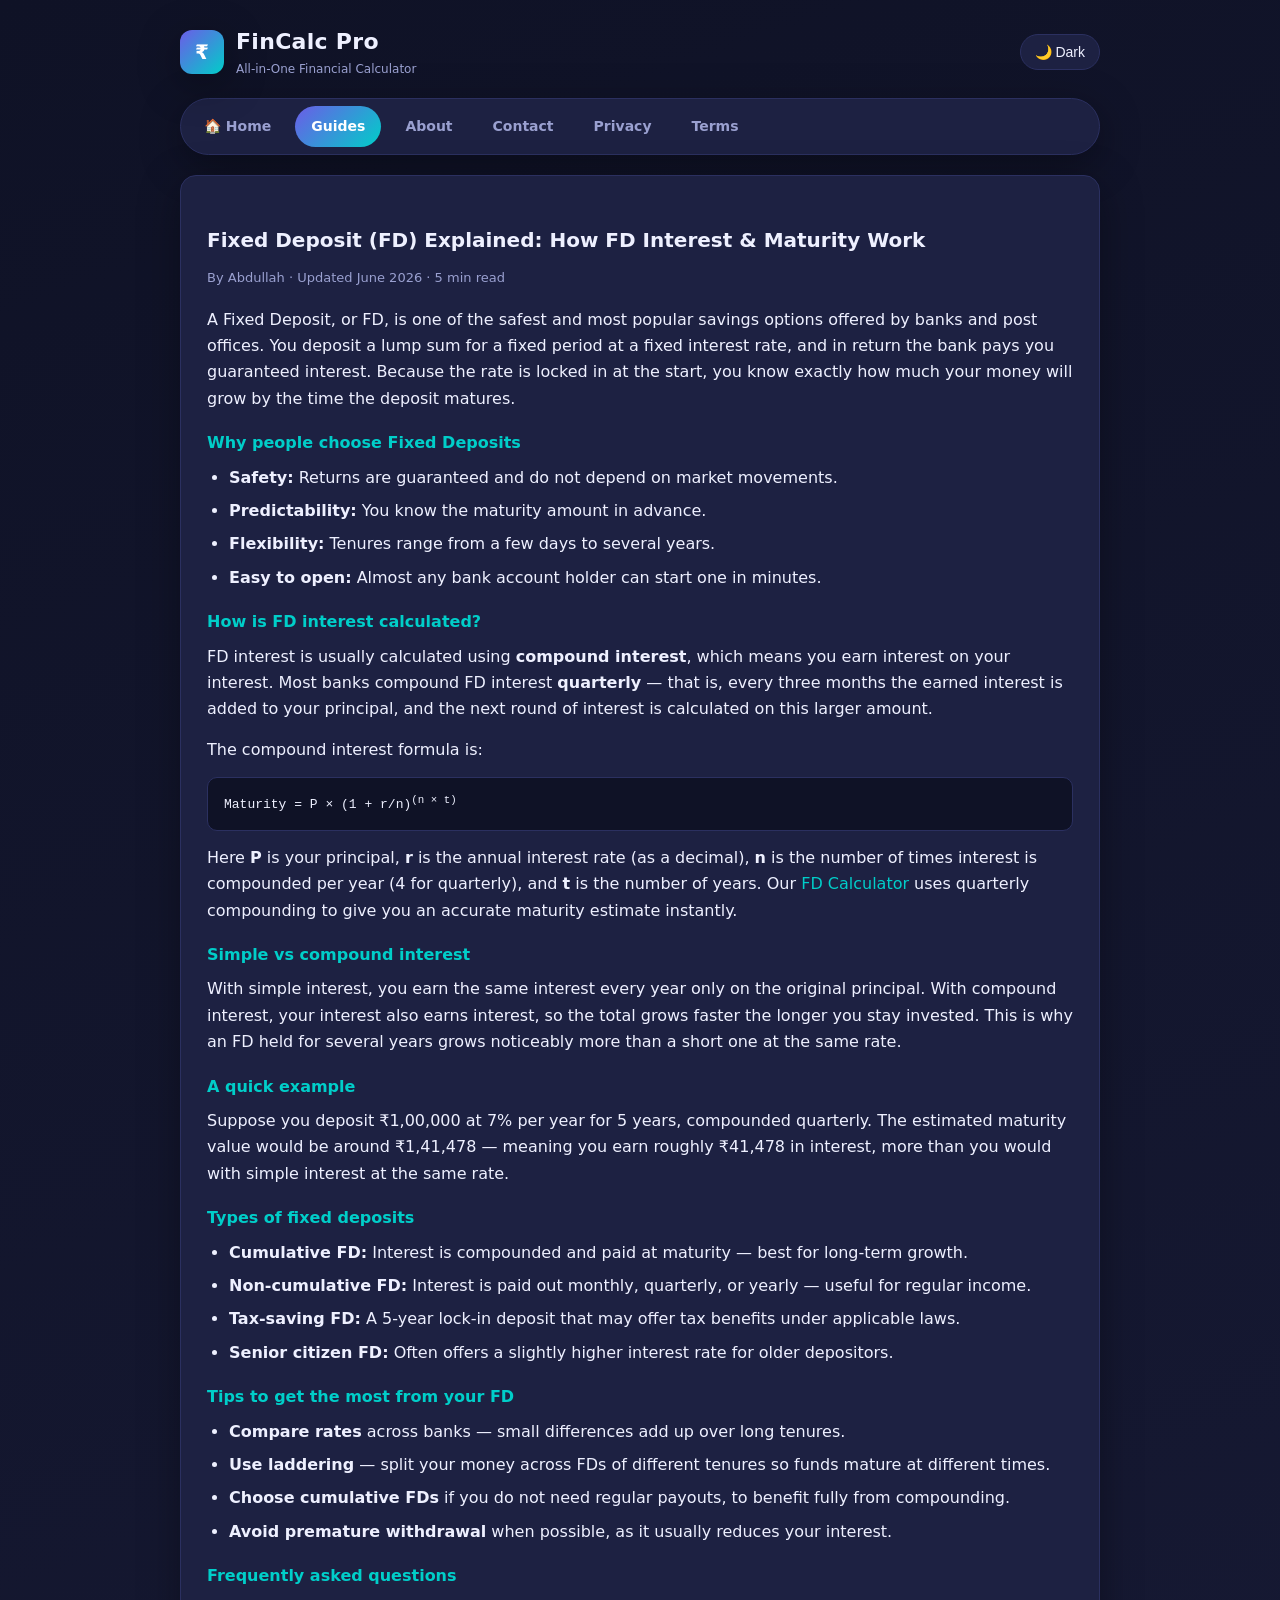
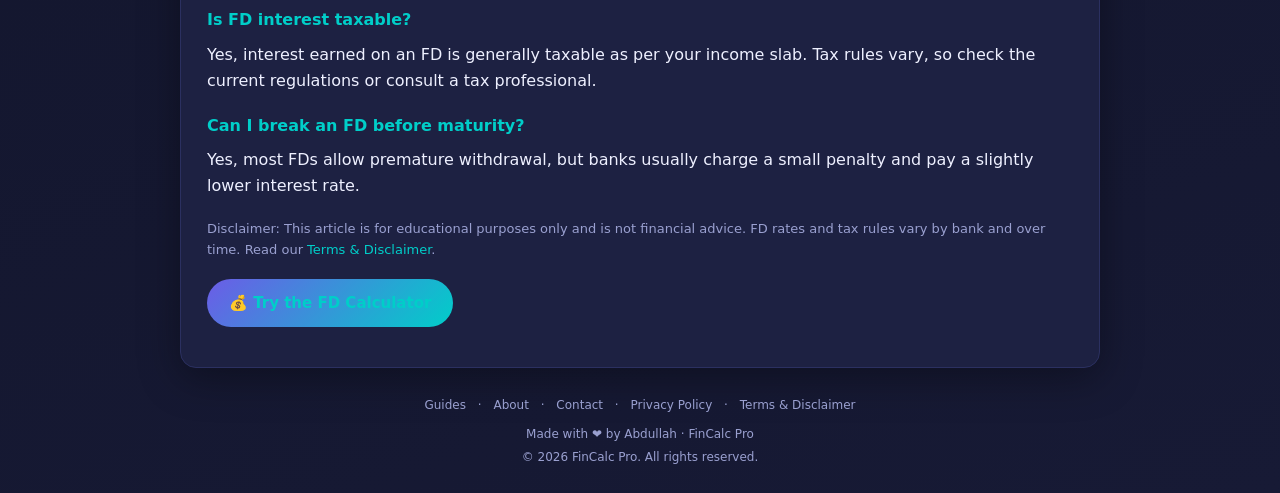
<file: fd-guide.html>
<!DOCTYPE html>
<html lang="en">
<head>
<meta charset="UTF-8">
<meta name="viewport" content="width=device-width, initial-scale=1.0">
<title>Fixed Deposit (FD) Explained: How FD Interest &amp; Maturity Work · FinCalc Pro</title>
<meta name="description" content="A complete guide to Fixed Deposits (FD): how FD interest and compounding work, the difference between simple and compound interest, and tips to choose the right FD.">
<meta name="keywords" content="fixed deposit, FD calculator, FD interest, FD maturity, compound interest, quarterly compounding, best FD tips">
<meta name="author" content="Abdullah">
<link rel="canonical" href="https://quicktoolkit1.github.io/All-in-one-calculator-/fd-guide.html">
<meta property="og:type" content="article">
<meta property="og:title" content="Fixed Deposit (FD) Explained">
<meta property="og:description" content="How FD interest and compounding work, plus tips to choose the right deposit.">
<meta property="og:url" content="https://quicktoolkit1.github.io/All-in-one-calculator-/fd-guide.html">
<link rel="icon" type="image/svg+xml" href="favicon.svg">
<link rel="stylesheet" href="style.css">
<script type="application/ld+json">
{
  "@context":"https://schema.org",
  "@type":"Article",
  "headline":"Fixed Deposit (FD) Explained: How FD Interest and Maturity Work",
  "author":{"@type":"Person","name":"Abdullah"},
  "publisher":{"@type":"Organization","name":"FinCalc Pro"},
  "datePublished":"2026-06-09",
  "description":"A complete guide to how Fixed Deposit interest and compounding work."
}
</script>
</head>
<body>
<div class="wrap">
  <header>
    <div class="logo">
      <a href="index.html">
        <div class="mark">₹</div>
        <div>
          <h1>FinCalc Pro</h1>
          <p>All-in-One Financial Calculator</p>
        </div>
      </a>
    </div>
    <button class="theme-btn" id="themeBtn">🌙 Dark</button>
  </header>

  <nav class="nav">
    <a href="index.html">🏠 Home</a>
    <a href="guides.html" class="active">Guides</a>
    <a href="about.html">About</a>
    <a href="contact.html">Contact</a>
    <a href="privacy-policy.html">Privacy</a>
    <a href="terms.html">Terms</a>
  </nav>

  <article class="card content">
    <h2>Fixed Deposit (FD) Explained: How FD Interest &amp; Maturity Work</h2>
    <p class="meta">By Abdullah · Updated June 2026 · 5 min read</p>

    <p>A Fixed Deposit, or FD, is one of the safest and most popular savings options offered by banks and post offices. You deposit a lump sum for a fixed period at a fixed interest rate, and in return the bank pays you guaranteed interest. Because the rate is locked in at the start, you know exactly how much your money will grow by the time the deposit matures.</p>

    <h3>Why people choose Fixed Deposits</h3>
    <ul>
      <li><strong>Safety:</strong> Returns are guaranteed and do not depend on market movements.</li>
      <li><strong>Predictability:</strong> You know the maturity amount in advance.</li>
      <li><strong>Flexibility:</strong> Tenures range from a few days to several years.</li>
      <li><strong>Easy to open:</strong> Almost any bank account holder can start one in minutes.</li>
    </ul>

    <h3>How is FD interest calculated?</h3>
    <p>FD interest is usually calculated using <strong>compound interest</strong>, which means you earn interest on your interest. Most banks compound FD interest <strong>quarterly</strong> &mdash; that is, every three months the earned interest is added to your principal, and the next round of interest is calculated on this larger amount.</p>
    <p>The compound interest formula is:</p>
    <p style="background:var(--bg);padding:14px 16px;border-radius:10px;border:1px solid var(--line);font-family:monospace">Maturity = P &times; (1 + r/n)<sup>(n &times; t)</sup></p>
    <p>Here <strong>P</strong> is your principal, <strong>r</strong> is the annual interest rate (as a decimal), <strong>n</strong> is the number of times interest is compounded per year (4 for quarterly), and <strong>t</strong> is the number of years. Our <a href="index.html">FD Calculator</a> uses quarterly compounding to give you an accurate maturity estimate instantly.</p>

    <h3>Simple vs compound interest</h3>
    <p>With simple interest, you earn the same interest every year only on the original principal. With compound interest, your interest also earns interest, so the total grows faster the longer you stay invested. This is why an FD held for several years grows noticeably more than a short one at the same rate.</p>

    <h3>A quick example</h3>
    <p>Suppose you deposit &#8377;1,00,000 at 7% per year for 5 years, compounded quarterly. The estimated maturity value would be around &#8377;1,41,478 &mdash; meaning you earn roughly &#8377;41,478 in interest, more than you would with simple interest at the same rate.</p>

    <h3>Types of fixed deposits</h3>
    <ul>
      <li><strong>Cumulative FD:</strong> Interest is compounded and paid at maturity &mdash; best for long-term growth.</li>
      <li><strong>Non-cumulative FD:</strong> Interest is paid out monthly, quarterly, or yearly &mdash; useful for regular income.</li>
      <li><strong>Tax-saving FD:</strong> A 5-year lock-in deposit that may offer tax benefits under applicable laws.</li>
      <li><strong>Senior citizen FD:</strong> Often offers a slightly higher interest rate for older depositors.</li>
    </ul>

    <h3>Tips to get the most from your FD</h3>
    <ul>
      <li><strong>Compare rates</strong> across banks &mdash; small differences add up over long tenures.</li>
      <li><strong>Use laddering</strong> &mdash; split your money across FDs of different tenures so funds mature at different times.</li>
      <li><strong>Choose cumulative FDs</strong> if you do not need regular payouts, to benefit fully from compounding.</li>
      <li><strong>Avoid premature withdrawal</strong> when possible, as it usually reduces your interest.</li>
    </ul>

    <h3>Frequently asked questions</h3>
    <h3>Is FD interest taxable?</h3>
    <p>Yes, interest earned on an FD is generally taxable as per your income slab. Tax rules vary, so check the current regulations or consult a tax professional.</p>
    <h3>Can I break an FD before maturity?</h3>
    <p>Yes, most FDs allow premature withdrawal, but banks usually charge a small penalty and pay a slightly lower interest rate.</p>

    <p style="color:var(--muted);font-size:13px;margin-top:18px">Disclaimer: This article is for educational purposes only and is not financial advice. FD rates and tax rules vary by bank and over time. Read our <a href="terms.html">Terms &amp; Disclaimer</a>.</p>

    <p style="margin-top:18px"><a class="btn" href="index.html" style="display:inline-block;text-decoration:none">💰 Try the FD Calculator</a></p>
  </article>

  <footer>
    <div class="foot-links">
      <a href="guides.html">Guides</a> ·
      <a href="about.html">About</a> ·
      <a href="contact.html">Contact</a> ·
      <a href="privacy-policy.html">Privacy Policy</a> ·
      <a href="terms.html">Terms &amp; Disclaimer</a>
    </div>
    Made with ❤️ by Abdullah · FinCalc Pro<br>
    &copy; <span id="year"></span> FinCalc Pro. All rights reserved.
  </footer>
</div>
<script src="common.js"></script>
</body>
</html>
</file>
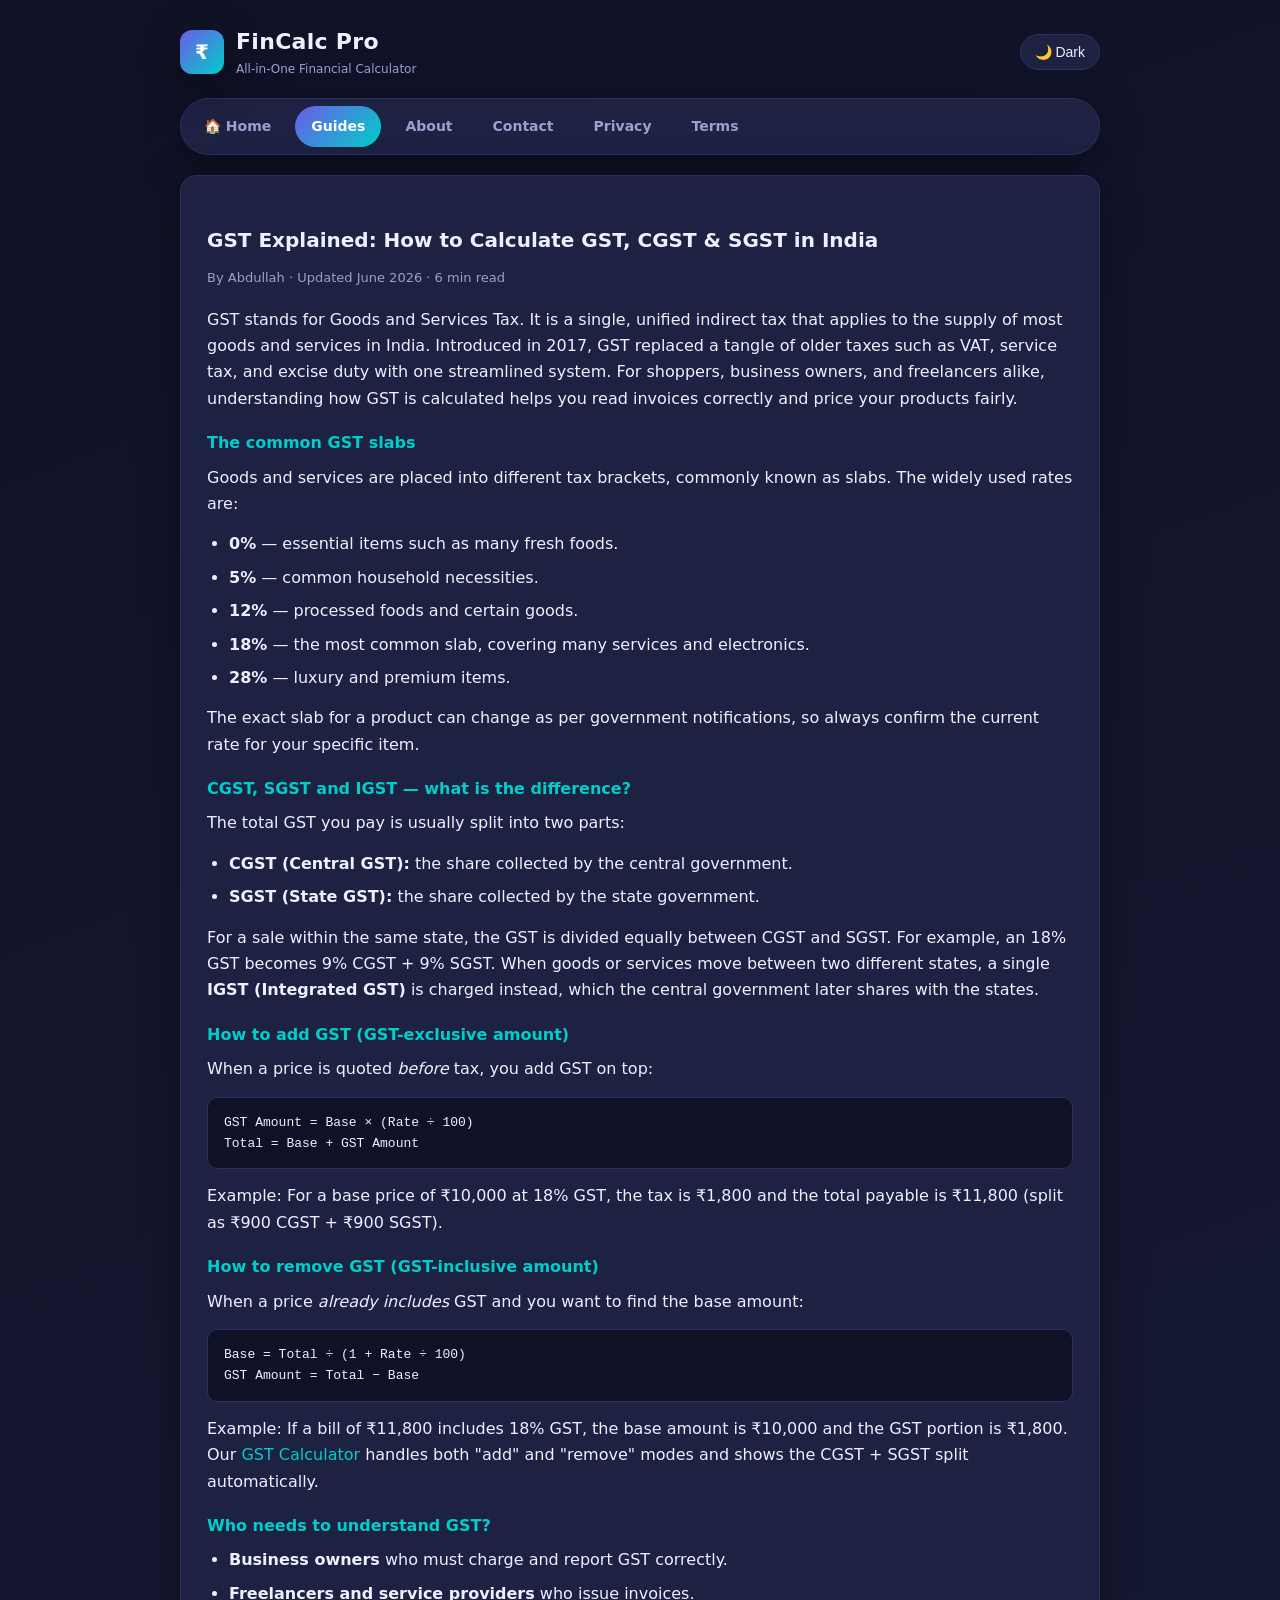
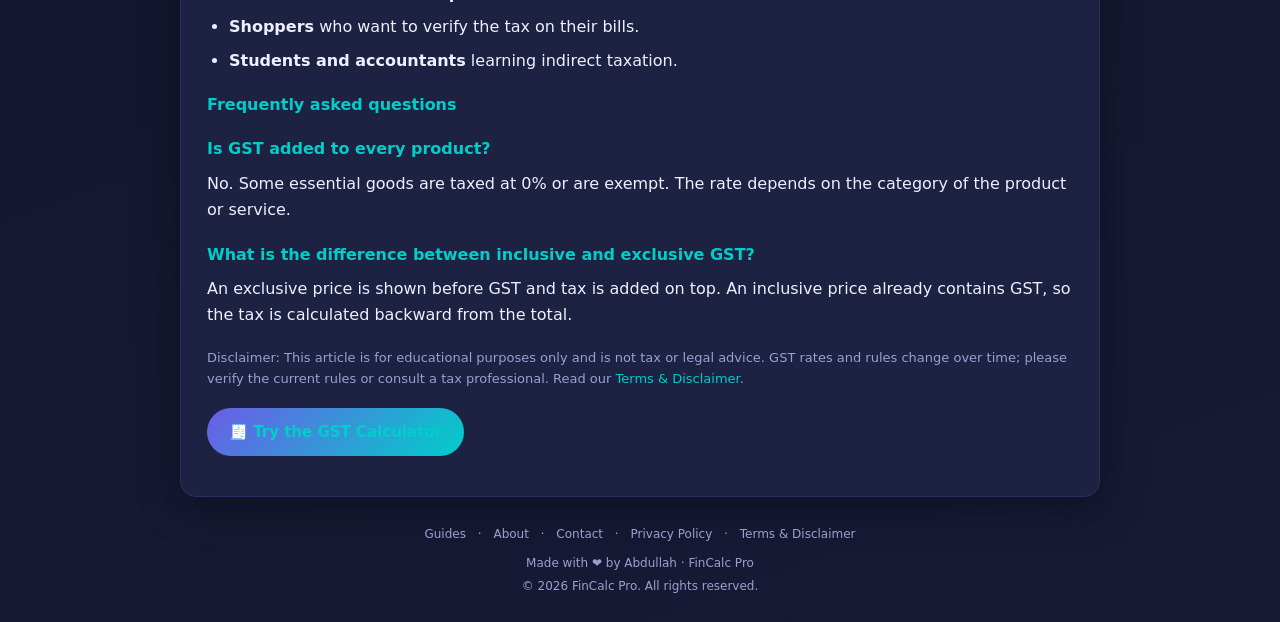
<file: gst-guide.html>
<!DOCTYPE html>
<html lang="en">
<head>
<meta charset="UTF-8">
<meta name="viewport" content="width=device-width, initial-scale=1.0">
<title>GST Explained: How to Calculate GST, CGST &amp; SGST in India · FinCalc Pro</title>
<meta name="description" content="A beginner-friendly guide to GST in India: what GST is, the common tax slabs, the difference between CGST, SGST and IGST, and how to add or remove GST from an amount.">
<meta name="keywords" content="what is GST, GST calculator, how to calculate GST, CGST SGST IGST, GST slabs, add GST, remove GST, inclusive exclusive GST">
<meta name="author" content="Abdullah">
<link rel="canonical" href="https://quicktoolkit1.github.io/All-in-one-calculator-/gst-guide.html">
<meta property="og:type" content="article">
<meta property="og:title" content="GST Explained: How to Calculate GST, CGST & SGST">
<meta property="og:description" content="What GST is, the tax slabs, CGST vs SGST vs IGST, and how to add or remove GST.">
<meta property="og:url" content="https://quicktoolkit1.github.io/All-in-one-calculator-/gst-guide.html">
<link rel="icon" type="image/svg+xml" href="favicon.svg">
<link rel="stylesheet" href="style.css">
<script type="application/ld+json">
{
  "@context":"https://schema.org",
  "@type":"Article",
  "headline":"GST Explained: How to Calculate GST, CGST and SGST in India",
  "author":{"@type":"Person","name":"Abdullah"},
  "publisher":{"@type":"Organization","name":"FinCalc Pro"},
  "datePublished":"2026-06-09",
  "description":"A beginner-friendly guide to GST, its slabs, and how to add or remove it."
}
</script>
</head>
<body>
<div class="wrap">
  <header>
    <div class="logo">
      <a href="index.html">
        <div class="mark">₹</div>
        <div>
          <h1>FinCalc Pro</h1>
          <p>All-in-One Financial Calculator</p>
        </div>
      </a>
    </div>
    <button class="theme-btn" id="themeBtn">🌙 Dark</button>
  </header>

  <nav class="nav">
    <a href="index.html">🏠 Home</a>
    <a href="guides.html" class="active">Guides</a>
    <a href="about.html">About</a>
    <a href="contact.html">Contact</a>
    <a href="privacy-policy.html">Privacy</a>
    <a href="terms.html">Terms</a>
  </nav>

  <article class="card content">
    <h2>GST Explained: How to Calculate GST, CGST &amp; SGST in India</h2>
    <p class="meta">By Abdullah · Updated June 2026 · 6 min read</p>

    <p>GST stands for Goods and Services Tax. It is a single, unified indirect tax that applies to the supply of most goods and services in India. Introduced in 2017, GST replaced a tangle of older taxes such as VAT, service tax, and excise duty with one streamlined system. For shoppers, business owners, and freelancers alike, understanding how GST is calculated helps you read invoices correctly and price your products fairly.</p>

    <h3>The common GST slabs</h3>
    <p>Goods and services are placed into different tax brackets, commonly known as slabs. The widely used rates are:</p>
    <ul>
      <li><strong>0%</strong> &mdash; essential items such as many fresh foods.</li>
      <li><strong>5%</strong> &mdash; common household necessities.</li>
      <li><strong>12%</strong> &mdash; processed foods and certain goods.</li>
      <li><strong>18%</strong> &mdash; the most common slab, covering many services and electronics.</li>
      <li><strong>28%</strong> &mdash; luxury and premium items.</li>
    </ul>
    <p>The exact slab for a product can change as per government notifications, so always confirm the current rate for your specific item.</p>

    <h3>CGST, SGST and IGST &mdash; what is the difference?</h3>
    <p>The total GST you pay is usually split into two parts:</p>
    <ul>
      <li><strong>CGST (Central GST):</strong> the share collected by the central government.</li>
      <li><strong>SGST (State GST):</strong> the share collected by the state government.</li>
    </ul>
    <p>For a sale within the same state, the GST is divided equally between CGST and SGST. For example, an 18% GST becomes 9% CGST + 9% SGST. When goods or services move between two different states, a single <strong>IGST (Integrated GST)</strong> is charged instead, which the central government later shares with the states.</p>

    <h3>How to add GST (GST-exclusive amount)</h3>
    <p>When a price is quoted <em>before</em> tax, you add GST on top:</p>
    <p style="background:var(--bg);padding:14px 16px;border-radius:10px;border:1px solid var(--line);font-family:monospace">GST Amount = Base &times; (Rate &divide; 100)<br>Total = Base + GST Amount</p>
    <p>Example: For a base price of &#8377;10,000 at 18% GST, the tax is &#8377;1,800 and the total payable is &#8377;11,800 (split as &#8377;900 CGST + &#8377;900 SGST).</p>

    <h3>How to remove GST (GST-inclusive amount)</h3>
    <p>When a price <em>already includes</em> GST and you want to find the base amount:</p>
    <p style="background:var(--bg);padding:14px 16px;border-radius:10px;border:1px solid var(--line);font-family:monospace">Base = Total &divide; (1 + Rate &divide; 100)<br>GST Amount = Total &minus; Base</p>
    <p>Example: If a bill of &#8377;11,800 includes 18% GST, the base amount is &#8377;10,000 and the GST portion is &#8377;1,800. Our <a href="index.html">GST Calculator</a> handles both "add" and "remove" modes and shows the CGST + SGST split automatically.</p>

    <h3>Who needs to understand GST?</h3>
    <ul>
      <li><strong>Business owners</strong> who must charge and report GST correctly.</li>
      <li><strong>Freelancers and service providers</strong> who issue invoices.</li>
      <li><strong>Shoppers</strong> who want to verify the tax on their bills.</li>
      <li><strong>Students and accountants</strong> learning indirect taxation.</li>
    </ul>

    <h3>Frequently asked questions</h3>
    <h3>Is GST added to every product?</h3>
    <p>No. Some essential goods are taxed at 0% or are exempt. The rate depends on the category of the product or service.</p>
    <h3>What is the difference between inclusive and exclusive GST?</h3>
    <p>An exclusive price is shown before GST and tax is added on top. An inclusive price already contains GST, so the tax is calculated backward from the total.</p>

    <p style="color:var(--muted);font-size:13px;margin-top:18px">Disclaimer: This article is for educational purposes only and is not tax or legal advice. GST rates and rules change over time; please verify the current rules or consult a tax professional. Read our <a href="terms.html">Terms &amp; Disclaimer</a>.</p>

    <p style="margin-top:18px"><a class="btn" href="index.html" style="display:inline-block;text-decoration:none">🧾 Try the GST Calculator</a></p>
  </article>

  <footer>
    <div class="foot-links">
      <a href="guides.html">Guides</a> ·
      <a href="about.html">About</a> ·
      <a href="contact.html">Contact</a> ·
      <a href="privacy-policy.html">Privacy Policy</a> ·
      <a href="terms.html">Terms &amp; Disclaimer</a>
    </div>
    Made with ❤️ by Abdullah · FinCalc Pro<br>
    &copy; <span id="year"></span> FinCalc Pro. All rights reserved.
  </footer>
</div>
<script src="common.js"></script>
</body>
</html>
</file>
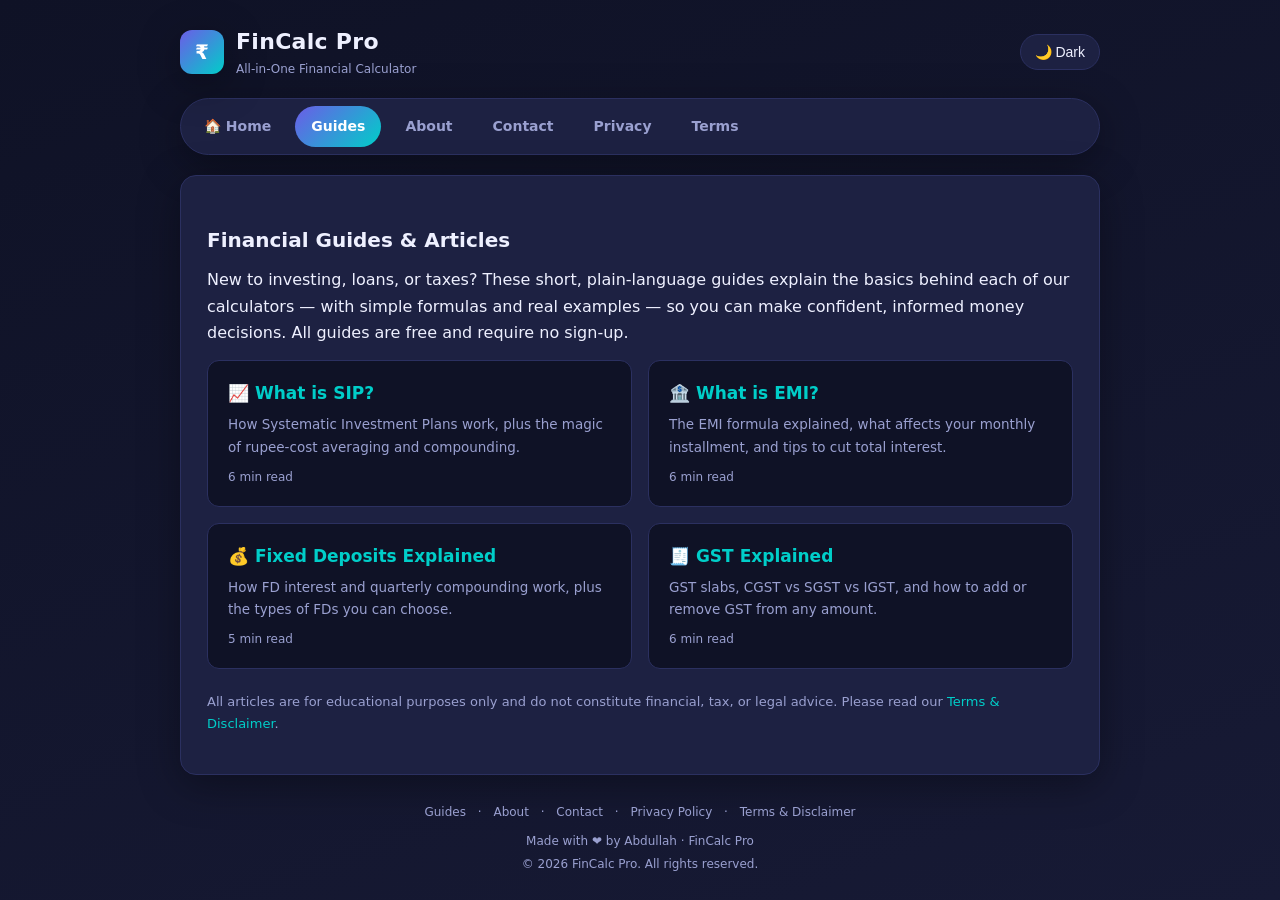
<file: guides.html>
<!DOCTYPE html>
<html lang="en">
<head>
<meta charset="UTF-8">
<meta name="viewport" content="width=device-width, initial-scale=1.0">
<title>Financial Guides &amp; Articles · FinCalc Pro</title>
<meta name="description" content="Free, easy-to-read financial guides on SIP, EMI, Fixed Deposits and GST. Learn how each works with simple examples before you use our calculators.">
<meta name="keywords" content="financial guides, SIP guide, EMI guide, FD guide, GST guide, money articles, finance basics">
<meta name="author" content="Abdullah">
<link rel="canonical" href="https://quicktoolkit1.github.io/All-in-one-calculator-/guides.html">
<meta property="og:type" content="website">
<meta property="og:title" content="Financial Guides & Articles · FinCalc Pro">
<meta property="og:description" content="Free guides on SIP, EMI, FD and GST with simple examples.">
<meta property="og:url" content="https://quicktoolkit1.github.io/All-in-one-calculator-/guides.html">
<link rel="icon" type="image/svg+xml" href="favicon.svg">
<link rel="stylesheet" href="style.css">
<style>
  .guide-list{display:grid;grid-template-columns:1fr 1fr;gap:16px;margin-top:6px}
  @media(max-width:680px){.guide-list{grid-template-columns:1fr}}
  .guide-item{display:block;background:var(--bg);border:1px solid var(--line);border-radius:12px;
    padding:18px 20px;transition:.2s}
  .guide-item:hover{border-color:var(--pri);text-decoration:none;transform:translateY(-2px)}
  .guide-item h3{color:var(--pri2);margin:0 0 6px;font-size:17px}
  .guide-item p{color:var(--muted);font-size:13.5px;margin:0}
  .guide-item .tag{font-size:12px;color:var(--muted);margin-top:10px;display:block}
</style>
</head>
<body>
<div class="wrap">
  <header>
    <div class="logo">
      <a href="index.html">
        <div class="mark">₹</div>
        <div>
          <h1>FinCalc Pro</h1>
          <p>All-in-One Financial Calculator</p>
        </div>
      </a>
    </div>
    <button class="theme-btn" id="themeBtn">🌙 Dark</button>
  </header>

  <nav class="nav">
    <a href="index.html">🏠 Home</a>
    <a href="guides.html" class="active">Guides</a>
    <a href="about.html">About</a>
    <a href="contact.html">Contact</a>
    <a href="privacy-policy.html">Privacy</a>
    <a href="terms.html">Terms</a>
  </nav>

  <div class="card content">
    <h2>Financial Guides &amp; Articles</h2>
    <p>New to investing, loans, or taxes? These short, plain-language guides explain the basics behind each of our calculators &mdash; with simple formulas and real examples &mdash; so you can make confident, informed money decisions. All guides are free and require no sign-up.</p>

    <div class="guide-list">
      <a class="guide-item" href="sip-guide.html">
        <h3>📈 What is SIP?</h3>
        <p>How Systematic Investment Plans work, plus the magic of rupee-cost averaging and compounding.</p>
        <span class="tag">6 min read</span>
      </a>
      <a class="guide-item" href="emi-guide.html">
        <h3>🏦 What is EMI?</h3>
        <p>The EMI formula explained, what affects your monthly installment, and tips to cut total interest.</p>
        <span class="tag">6 min read</span>
      </a>
      <a class="guide-item" href="fd-guide.html">
        <h3>💰 Fixed Deposits Explained</h3>
        <p>How FD interest and quarterly compounding work, plus the types of FDs you can choose.</p>
        <span class="tag">5 min read</span>
      </a>
      <a class="guide-item" href="gst-guide.html">
        <h3>🧾 GST Explained</h3>
        <p>GST slabs, CGST vs SGST vs IGST, and how to add or remove GST from any amount.</p>
        <span class="tag">6 min read</span>
      </a>
    </div>

    <p style="margin-top:22px;color:var(--muted);font-size:13px">All articles are for educational purposes only and do not constitute financial, tax, or legal advice. Please read our <a href="terms.html">Terms &amp; Disclaimer</a>.</p>
  </div>

  <footer>
    <div class="foot-links">
      <a href="guides.html">Guides</a> ·
      <a href="about.html">About</a> ·
      <a href="contact.html">Contact</a> ·
      <a href="privacy-policy.html">Privacy Policy</a> ·
      <a href="terms.html">Terms &amp; Disclaimer</a>
    </div>
    Made with ❤️ by Abdullah · FinCalc Pro<br>
    &copy; <span id="year"></span> FinCalc Pro. All rights reserved.
  </footer>
</div>
<script src="common.js"></script>
</body>
</html>
</file>
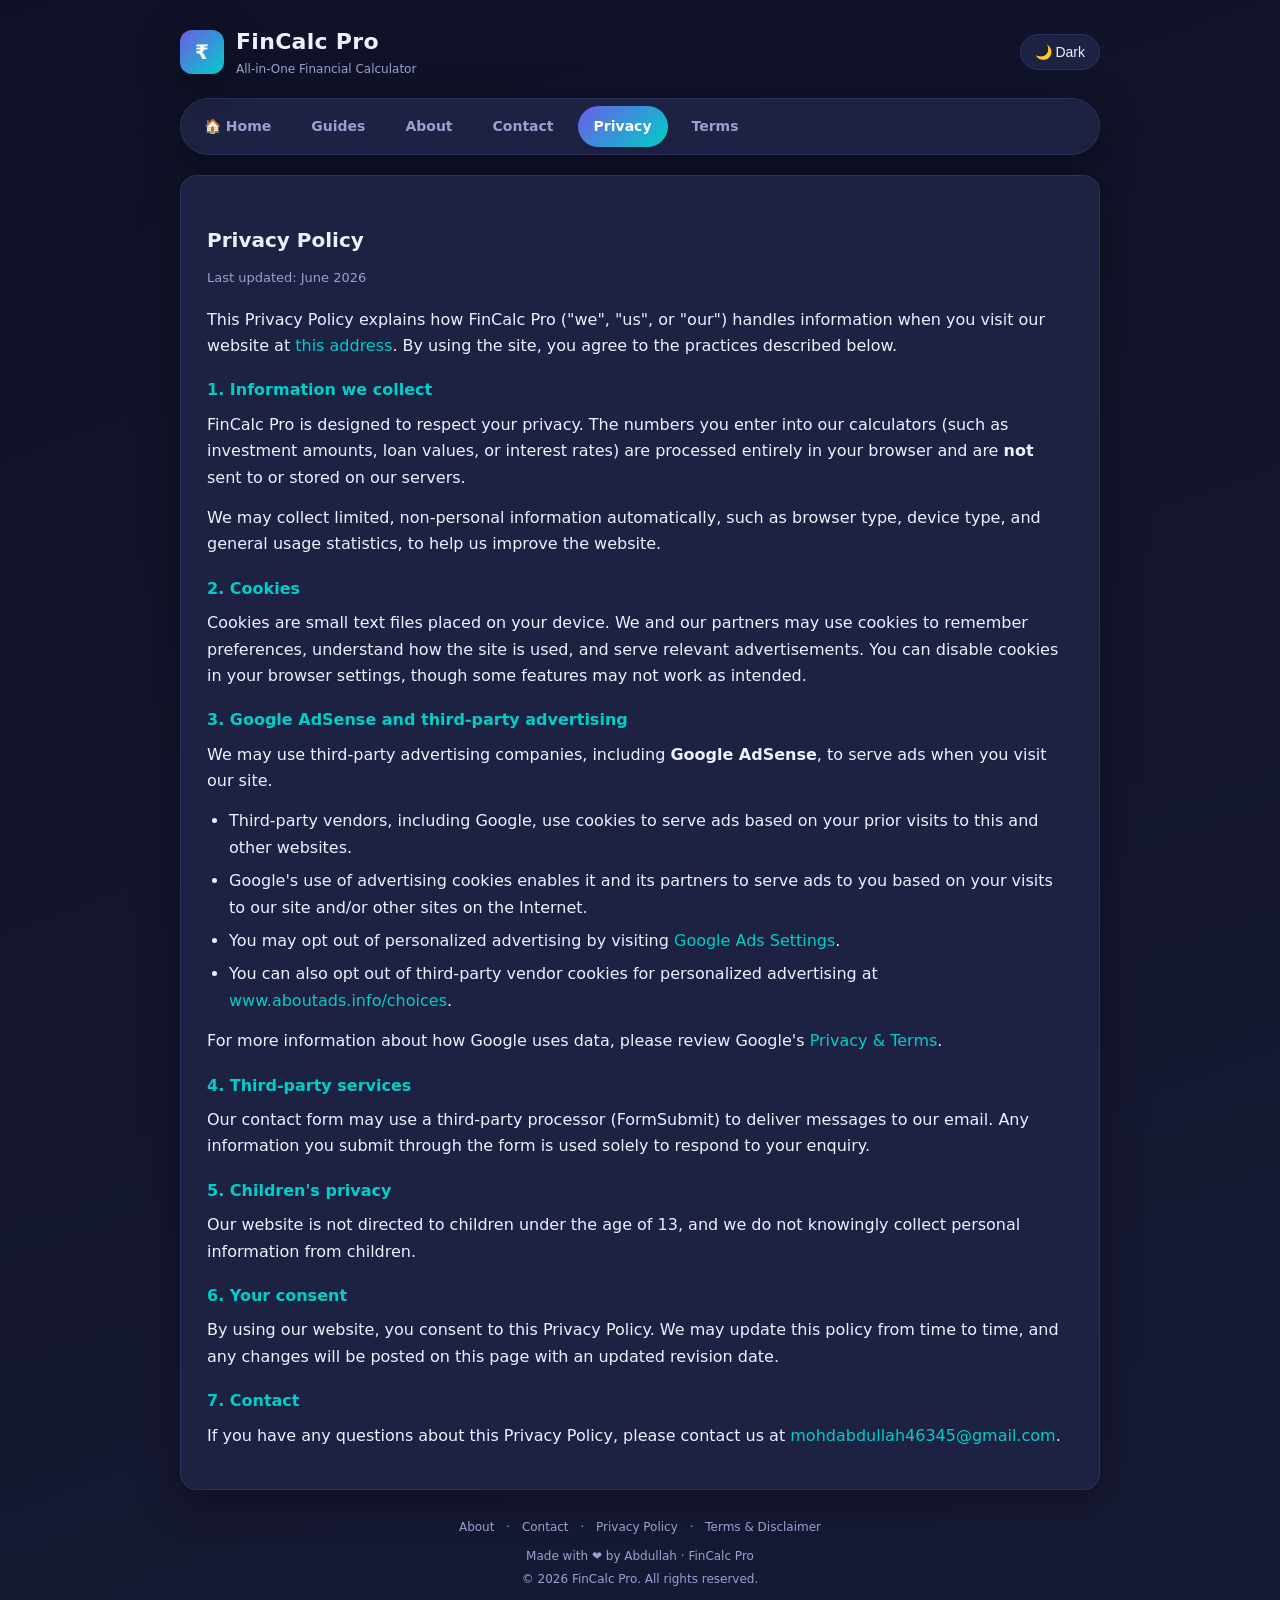
<file: privacy-policy.html>
<!DOCTYPE html>
<html lang="en">
<head>
<meta charset="UTF-8">
<meta name="viewport" content="width=device-width, initial-scale=1.0">
<title>Privacy Policy · FinCalc Pro</title>
<meta name="description" content="Privacy Policy for FinCalc Pro explaining how we handle data, cookies, and third-party advertising such as Google AdSense.">
<link rel="canonical" href="https://quicktoolkit1.github.io/All-in-one-calculator-/privacy-policy.html">
<link rel="icon" type="image/svg+xml" href="favicon.svg">
<link rel="stylesheet" href="style.css">
</head>
<body>
<div class="wrap">
  <header>
    <div class="logo">
      <a href="index.html">
        <div class="mark">₹</div>
        <div>
          <h1>FinCalc Pro</h1>
          <p>All-in-One Financial Calculator</p>
        </div>
      </a>
    </div>
    <button class="theme-btn" id="themeBtn">🌙 Dark</button>
  </header>

  <nav class="nav">
    <a href="index.html">🏠 Home</a>
    <a href="guides.html">Guides</a>
    <a href="about.html">About</a>
    <a href="contact.html">Contact</a>
    <a href="privacy-policy.html" class="active">Privacy</a>
    <a href="terms.html">Terms</a>
  </nav>

  <div class="card content">
    <h2>Privacy Policy</h2>
    <p class="meta">Last updated: June 2026</p>

    <p>This Privacy Policy explains how FinCalc Pro ("we", "us", or "our") handles information when you visit our website at <a href="https://quicktoolkit1.github.io/All-in-one-calculator-/">this address</a>. By using the site, you agree to the practices described below.</p>

    <h3>1. Information we collect</h3>
    <p>FinCalc Pro is designed to respect your privacy. The numbers you enter into our calculators (such as investment amounts, loan values, or interest rates) are processed entirely in your browser and are <strong>not</strong> sent to or stored on our servers.</p>
    <p>We may collect limited, non-personal information automatically, such as browser type, device type, and general usage statistics, to help us improve the website.</p>

    <h3>2. Cookies</h3>
    <p>Cookies are small text files placed on your device. We and our partners may use cookies to remember preferences, understand how the site is used, and serve relevant advertisements. You can disable cookies in your browser settings, though some features may not work as intended.</p>

    <h3>3. Google AdSense and third-party advertising</h3>
    <p>We may use third-party advertising companies, including <strong>Google AdSense</strong>, to serve ads when you visit our site.</p>
    <ul>
      <li>Third-party vendors, including Google, use cookies to serve ads based on your prior visits to this and other websites.</li>
      <li>Google's use of advertising cookies enables it and its partners to serve ads to you based on your visits to our site and/or other sites on the Internet.</li>
      <li>You may opt out of personalized advertising by visiting <a href="https://www.google.com/settings/ads" target="_blank" rel="noopener">Google Ads Settings</a>.</li>
      <li>You can also opt out of third-party vendor cookies for personalized advertising at <a href="https://www.aboutads.info/choices/" target="_blank" rel="noopener">www.aboutads.info/choices</a>.</li>
    </ul>
    <p>For more information about how Google uses data, please review Google's <a href="https://policies.google.com/technologies/partner-sites" target="_blank" rel="noopener">Privacy &amp; Terms</a>.</p>

    <h3>4. Third-party services</h3>
    <p>Our contact form may use a third-party processor (FormSubmit) to deliver messages to our email. Any information you submit through the form is used solely to respond to your enquiry.</p>

    <h3>5. Children's privacy</h3>
    <p>Our website is not directed to children under the age of 13, and we do not knowingly collect personal information from children.</p>

    <h3>6. Your consent</h3>
    <p>By using our website, you consent to this Privacy Policy. We may update this policy from time to time, and any changes will be posted on this page with an updated revision date.</p>

    <h3>7. Contact</h3>
    <p>If you have any questions about this Privacy Policy, please contact us at <a href="mailto:mohdabdullah46345@gmail.com">mohdabdullah46345@gmail.com</a>.</p>
  </div>

  <footer>
    <div class="foot-links">
      <a href="about.html">About</a> ·
      <a href="contact.html">Contact</a> ·
      <a href="privacy-policy.html">Privacy Policy</a> ·
      <a href="terms.html">Terms &amp; Disclaimer</a>
    </div>
    Made with ❤️ by Abdullah · FinCalc Pro<br>
    &copy; <span id="year"></span> FinCalc Pro. All rights reserved.
  </footer>
</div>
<script src="common.js"></script>
</body>
</html>
</file>
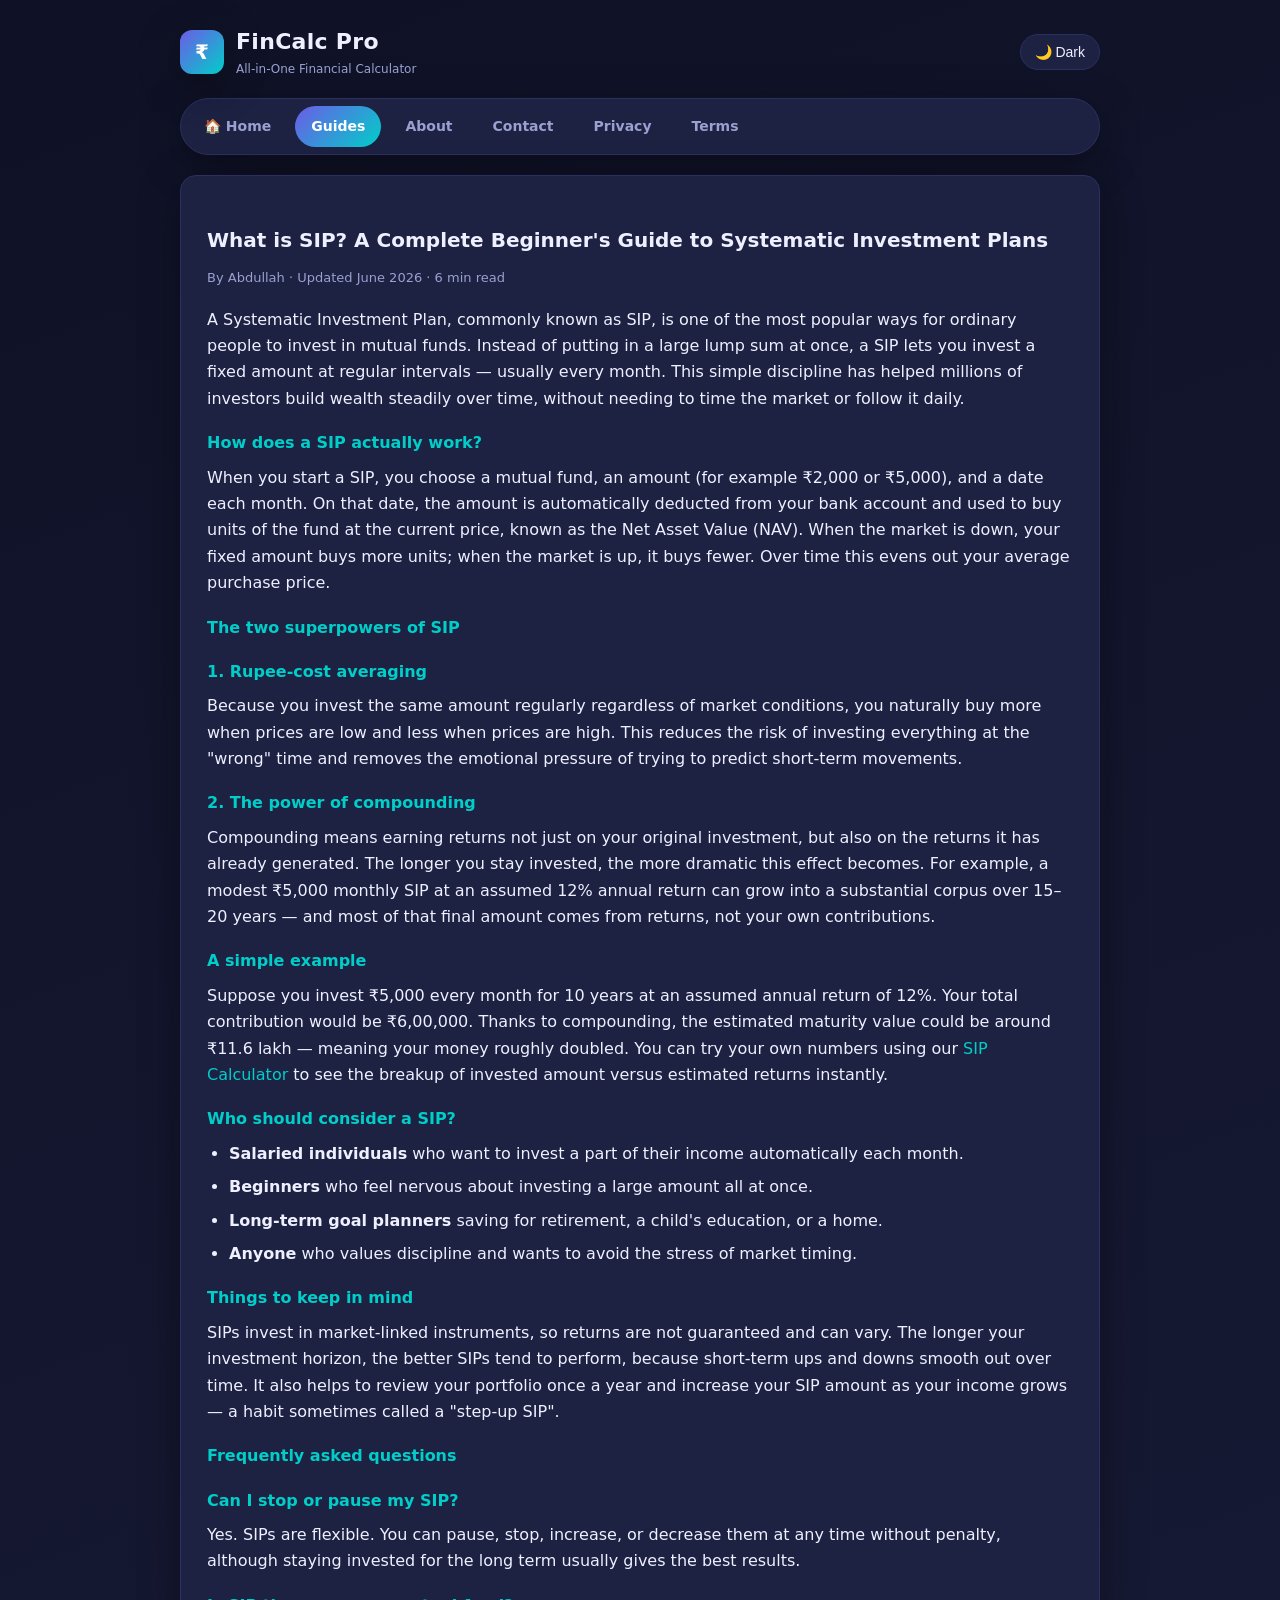
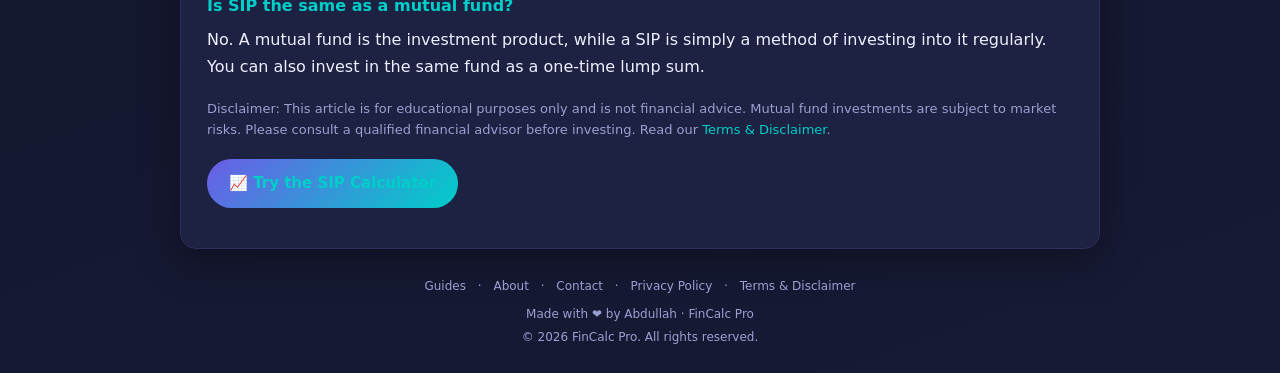
<file: sip-guide.html>
<!DOCTYPE html>
<html lang="en">
<head>
<meta charset="UTF-8">
<meta name="viewport" content="width=device-width, initial-scale=1.0">
<title>What is SIP? A Complete Beginner's Guide to Systematic Investment Plans · FinCalc Pro</title>
<meta name="description" content="Understand what a SIP (Systematic Investment Plan) is, how it works, the power of compounding and rupee-cost averaging, and how to plan your monthly mutual fund investments.">
<meta name="keywords" content="what is SIP, systematic investment plan, SIP meaning, how SIP works, mutual fund SIP, rupee cost averaging, power of compounding">
<meta name="author" content="Abdullah">
<link rel="canonical" href="https://quicktoolkit1.github.io/All-in-one-calculator-/sip-guide.html">
<meta property="og:type" content="article">
<meta property="og:title" content="What is SIP? A Complete Beginner's Guide">
<meta property="og:description" content="How Systematic Investment Plans work, with examples of compounding and rupee-cost averaging.">
<meta property="og:url" content="https://quicktoolkit1.github.io/All-in-one-calculator-/sip-guide.html">
<link rel="icon" type="image/svg+xml" href="favicon.svg">
<link rel="stylesheet" href="style.css">
<script type="application/ld+json">
{
  "@context":"https://schema.org",
  "@type":"Article",
  "headline":"What is SIP? A Complete Beginner's Guide to Systematic Investment Plans",
  "author":{"@type":"Person","name":"Abdullah"},
  "publisher":{"@type":"Organization","name":"FinCalc Pro"},
  "datePublished":"2026-06-09",
  "description":"Understand what a SIP is, how it works, and how compounding and rupee-cost averaging help build wealth."
}
</script>
</head>
<body>
<div class="wrap">
  <header>
    <div class="logo">
      <a href="index.html">
        <div class="mark">₹</div>
        <div>
          <h1>FinCalc Pro</h1>
          <p>All-in-One Financial Calculator</p>
        </div>
      </a>
    </div>
    <button class="theme-btn" id="themeBtn">🌙 Dark</button>
  </header>

  <nav class="nav">
    <a href="index.html">🏠 Home</a>
    <a href="guides.html" class="active">Guides</a>
    <a href="about.html">About</a>
    <a href="contact.html">Contact</a>
    <a href="privacy-policy.html">Privacy</a>
    <a href="terms.html">Terms</a>
  </nav>

  <article class="card content">
    <h2>What is SIP? A Complete Beginner's Guide to Systematic Investment Plans</h2>
    <p class="meta">By Abdullah · Updated June 2026 · 6 min read</p>

    <p>A Systematic Investment Plan, commonly known as SIP, is one of the most popular ways for ordinary people to invest in mutual funds. Instead of putting in a large lump sum at once, a SIP lets you invest a fixed amount at regular intervals — usually every month. This simple discipline has helped millions of investors build wealth steadily over time, without needing to time the market or follow it daily.</p>

    <h3>How does a SIP actually work?</h3>
    <p>When you start a SIP, you choose a mutual fund, an amount (for example &#8377;2,000 or &#8377;5,000), and a date each month. On that date, the amount is automatically deducted from your bank account and used to buy units of the fund at the current price, known as the Net Asset Value (NAV). When the market is down, your fixed amount buys more units; when the market is up, it buys fewer. Over time this evens out your average purchase price.</p>

    <h3>The two superpowers of SIP</h3>
    <h3>1. Rupee-cost averaging</h3>
    <p>Because you invest the same amount regularly regardless of market conditions, you naturally buy more when prices are low and less when prices are high. This reduces the risk of investing everything at the "wrong" time and removes the emotional pressure of trying to predict short-term movements.</p>

    <h3>2. The power of compounding</h3>
    <p>Compounding means earning returns not just on your original investment, but also on the returns it has already generated. The longer you stay invested, the more dramatic this effect becomes. For example, a modest &#8377;5,000 monthly SIP at an assumed 12% annual return can grow into a substantial corpus over 15&ndash;20 years &mdash; and most of that final amount comes from returns, not your own contributions.</p>

    <h3>A simple example</h3>
    <p>Suppose you invest &#8377;5,000 every month for 10 years at an assumed annual return of 12%. Your total contribution would be &#8377;6,00,000. Thanks to compounding, the estimated maturity value could be around &#8377;11.6 lakh &mdash; meaning your money roughly doubled. You can try your own numbers using our <a href="index.html">SIP Calculator</a> to see the breakup of invested amount versus estimated returns instantly.</p>

    <h3>Who should consider a SIP?</h3>
    <ul>
      <li><strong>Salaried individuals</strong> who want to invest a part of their income automatically each month.</li>
      <li><strong>Beginners</strong> who feel nervous about investing a large amount all at once.</li>
      <li><strong>Long-term goal planners</strong> saving for retirement, a child's education, or a home.</li>
      <li><strong>Anyone</strong> who values discipline and wants to avoid the stress of market timing.</li>
    </ul>

    <h3>Things to keep in mind</h3>
    <p>SIPs invest in market-linked instruments, so returns are not guaranteed and can vary. The longer your investment horizon, the better SIPs tend to perform, because short-term ups and downs smooth out over time. It also helps to review your portfolio once a year and increase your SIP amount as your income grows &mdash; a habit sometimes called a "step-up SIP".</p>

    <h3>Frequently asked questions</h3>
    <h3>Can I stop or pause my SIP?</h3>
    <p>Yes. SIPs are flexible. You can pause, stop, increase, or decrease them at any time without penalty, although staying invested for the long term usually gives the best results.</p>
    <h3>Is SIP the same as a mutual fund?</h3>
    <p>No. A mutual fund is the investment product, while a SIP is simply a method of investing into it regularly. You can also invest in the same fund as a one-time lump sum.</p>

    <p style="color:var(--muted);font-size:13px;margin-top:18px">Disclaimer: This article is for educational purposes only and is not financial advice. Mutual fund investments are subject to market risks. Please consult a qualified financial advisor before investing. Read our <a href="terms.html">Terms &amp; Disclaimer</a>.</p>

    <p style="margin-top:18px"><a class="btn" href="index.html" style="display:inline-block;text-decoration:none">📈 Try the SIP Calculator</a></p>
  </article>

  <footer>
    <div class="foot-links">
      <a href="guides.html">Guides</a> ·
      <a href="about.html">About</a> ·
      <a href="contact.html">Contact</a> ·
      <a href="privacy-policy.html">Privacy Policy</a> ·
      <a href="terms.html">Terms &amp; Disclaimer</a>
    </div>
    Made with ❤️ by Abdullah · FinCalc Pro<br>
    &copy; <span id="year"></span> FinCalc Pro. All rights reserved.
  </footer>
</div>
<script src="common.js"></script>
</body>
</html>
</file>
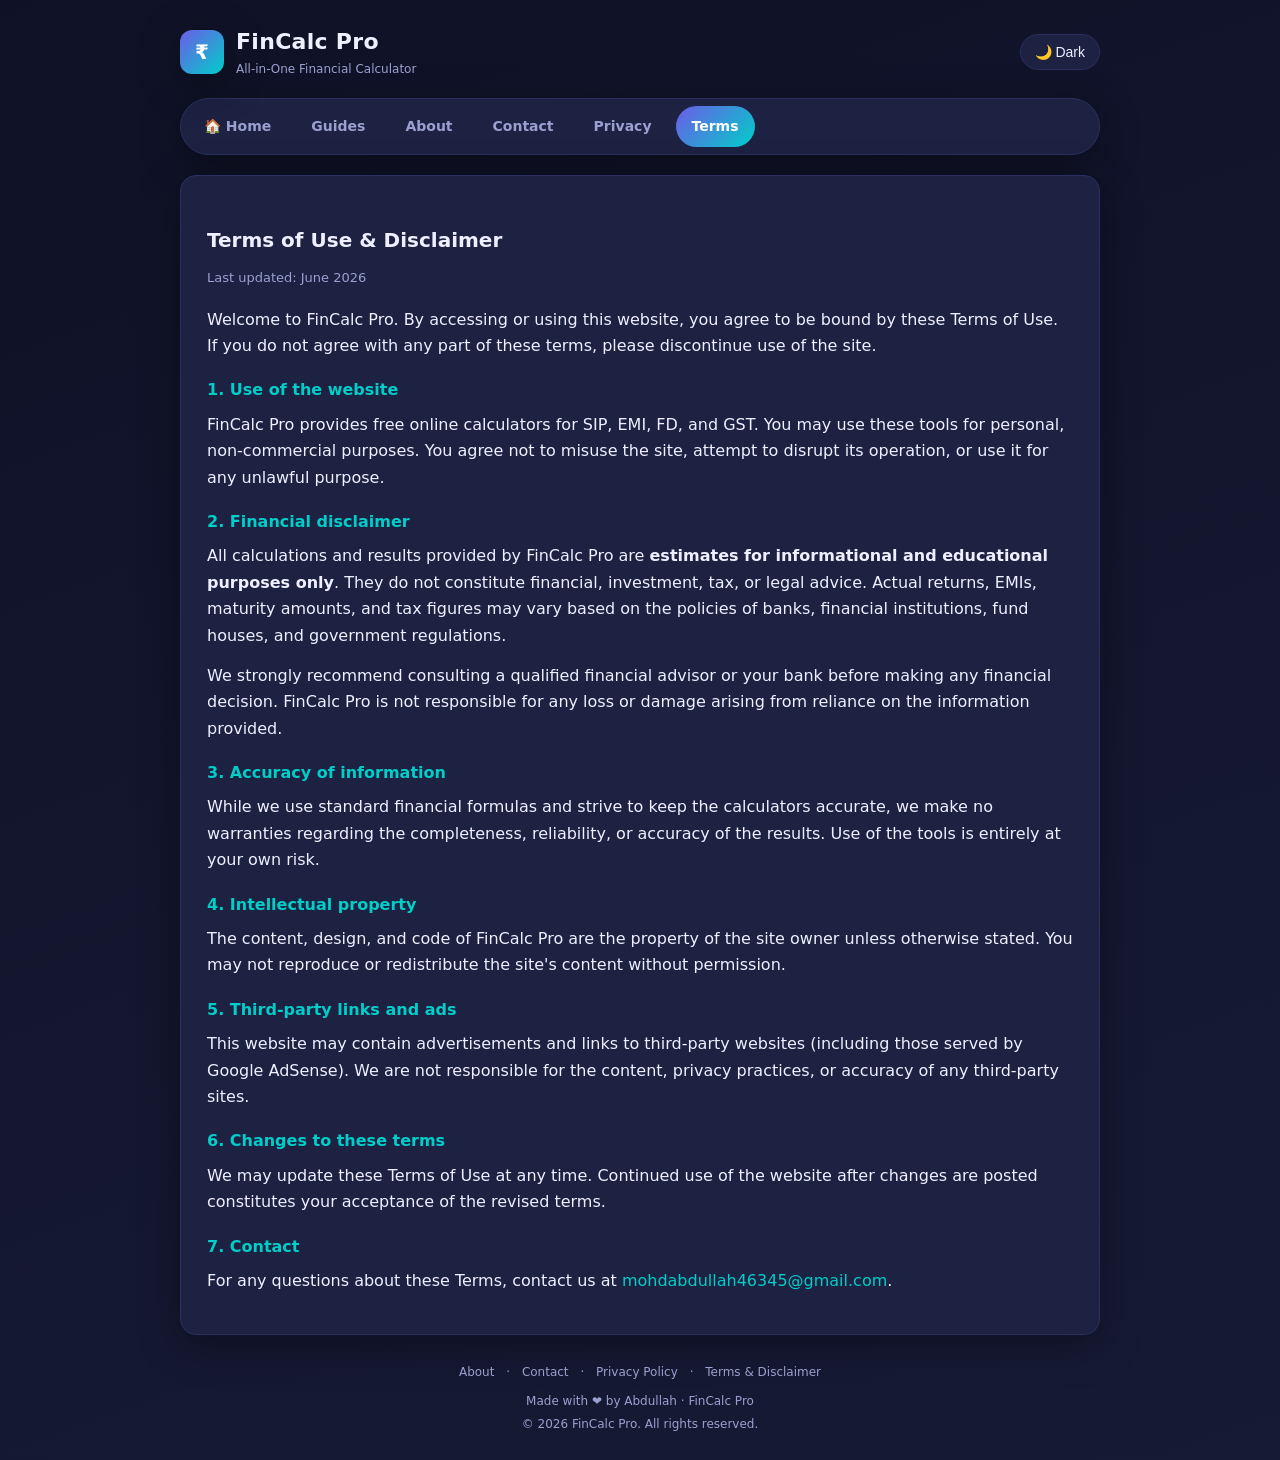
<file: terms.html>
<!DOCTYPE html>
<html lang="en">
<head>
<meta charset="UTF-8">
<meta name="viewport" content="width=device-width, initial-scale=1.0">
<title>Terms &amp; Disclaimer · FinCalc Pro</title>
<meta name="description" content="Terms of Use and financial disclaimer for FinCalc Pro. All calculator results are estimates for informational purposes only and not financial advice.">
<link rel="canonical" href="https://quicktoolkit1.github.io/All-in-one-calculator-/terms.html">
<link rel="icon" type="image/svg+xml" href="favicon.svg">
<link rel="stylesheet" href="style.css">
</head>
<body>
<div class="wrap">
  <header>
    <div class="logo">
      <a href="index.html">
        <div class="mark">₹</div>
        <div>
          <h1>FinCalc Pro</h1>
          <p>All-in-One Financial Calculator</p>
        </div>
      </a>
    </div>
    <button class="theme-btn" id="themeBtn">🌙 Dark</button>
  </header>

  <nav class="nav">
    <a href="index.html">🏠 Home</a>
    <a href="guides.html">Guides</a>
    <a href="about.html">About</a>
    <a href="contact.html">Contact</a>
    <a href="privacy-policy.html">Privacy</a>
    <a href="terms.html" class="active">Terms</a>
  </nav>

  <div class="card content">
    <h2>Terms of Use &amp; Disclaimer</h2>
    <p class="meta">Last updated: June 2026</p>

    <p>Welcome to FinCalc Pro. By accessing or using this website, you agree to be bound by these Terms of Use. If you do not agree with any part of these terms, please discontinue use of the site.</p>

    <h3>1. Use of the website</h3>
    <p>FinCalc Pro provides free online calculators for SIP, EMI, FD, and GST. You may use these tools for personal, non-commercial purposes. You agree not to misuse the site, attempt to disrupt its operation, or use it for any unlawful purpose.</p>

    <h3>2. Financial disclaimer</h3>
    <p>All calculations and results provided by FinCalc Pro are <strong>estimates for informational and educational purposes only</strong>. They do not constitute financial, investment, tax, or legal advice. Actual returns, EMIs, maturity amounts, and tax figures may vary based on the policies of banks, financial institutions, fund houses, and government regulations.</p>
    <p>We strongly recommend consulting a qualified financial advisor or your bank before making any financial decision. FinCalc Pro is not responsible for any loss or damage arising from reliance on the information provided.</p>

    <h3>3. Accuracy of information</h3>
    <p>While we use standard financial formulas and strive to keep the calculators accurate, we make no warranties regarding the completeness, reliability, or accuracy of the results. Use of the tools is entirely at your own risk.</p>

    <h3>4. Intellectual property</h3>
    <p>The content, design, and code of FinCalc Pro are the property of the site owner unless otherwise stated. You may not reproduce or redistribute the site's content without permission.</p>

    <h3>5. Third-party links and ads</h3>
    <p>This website may contain advertisements and links to third-party websites (including those served by Google AdSense). We are not responsible for the content, privacy practices, or accuracy of any third-party sites.</p>

    <h3>6. Changes to these terms</h3>
    <p>We may update these Terms of Use at any time. Continued use of the website after changes are posted constitutes your acceptance of the revised terms.</p>

    <h3>7. Contact</h3>
    <p>For any questions about these Terms, contact us at <a href="mailto:mohdabdullah46345@gmail.com">mohdabdullah46345@gmail.com</a>.</p>
  </div>

  <footer>
    <div class="foot-links">
      <a href="about.html">About</a> ·
      <a href="contact.html">Contact</a> ·
      <a href="privacy-policy.html">Privacy Policy</a> ·
      <a href="terms.html">Terms &amp; Disclaimer</a>
    </div>
    Made with ❤️ by Abdullah · FinCalc Pro<br>
    &copy; <span id="year"></span> FinCalc Pro. All rights reserved.
  </footer>
</div>
<script src="common.js"></script>
</body>
</html>
</file>
<file: style.css>
/* ===== FinCalc Pro - Shared Styles ===== */
:root{
  --bg:#0f1226; --bg2:#171a35; --card:#1d2142; --line:#2b3060;
  --txt:#eef0ff; --muted:#9aa0d0; --pri:#6c5ce7; --pri2:#00cec9;
  --good:#00b894; --warn:#fdcb6e; --shadow:0 10px 40px rgba(0,0,0,.35);
  --r:16px;
}
[data-theme="light"]{
  --bg:#eef1f8; --bg2:#ffffff; --card:#ffffff; --line:#e3e7f2;
  --txt:#1a1d35; --muted:#6b7194; --shadow:0 10px 30px rgba(50,60,120,.12);
}
*{box-sizing:border-box;margin:0;padding:0}
body{
  font-family:"Segoe UI",system-ui,-apple-system,Roboto,Arial,sans-serif;
  background:linear-gradient(160deg,var(--bg),var(--bg2));
  color:var(--txt);min-height:100vh;padding:24px 14px;transition:.3s;
  line-height:1.65;
}
.wrap{max-width:920px;margin:0 auto}
a{color:var(--pri2);text-decoration:none}
a:hover{text-decoration:underline}

/* header */
header{display:flex;align-items:center;justify-content:space-between;margin-bottom:18px;flex-wrap:wrap;gap:12px}
.logo{display:flex;align-items:center;gap:12px}
.logo a{display:flex;align-items:center;gap:12px;color:inherit;text-decoration:none}
.logo .mark{width:44px;height:44px;border-radius:12px;display:grid;place-items:center;
  background:linear-gradient(135deg,var(--pri),var(--pri2));font-weight:800;font-size:20px;color:#fff;box-shadow:var(--shadow)}
.logo h1{font-size:22px;letter-spacing:.3px}
.logo p{font-size:12px;color:var(--muted)}
.theme-btn{background:var(--card);border:1px solid var(--line);color:var(--txt);
  padding:9px 14px;border-radius:30px;cursor:pointer;font-size:14px;transition:.2s}
.theme-btn:hover{border-color:var(--pri)}

/* primary nav */
.nav{display:flex;gap:8px;flex-wrap:wrap;background:var(--card);padding:7px;border-radius:30px;
  margin-bottom:20px;border:1px solid var(--line);box-shadow:var(--shadow)}
.nav a{padding:9px 16px;border-radius:24px;font-weight:600;font-size:14px;color:var(--muted);transition:.2s}
.nav a:hover{color:var(--txt);text-decoration:none}
.nav a.active{background:linear-gradient(135deg,var(--pri),var(--pri2));color:#fff}

/* tabs */
.tabs{display:flex;gap:8px;background:var(--card);padding:7px;border-radius:30px;
  margin-bottom:20px;flex-wrap:wrap;border:1px solid var(--line);box-shadow:var(--shadow)}
.tab{flex:1;min-width:120px;text-align:center;padding:11px 10px;border-radius:24px;cursor:pointer;
  font-weight:600;font-size:14px;color:var(--muted);transition:.25s;border:none;background:none}
.tab.active{background:linear-gradient(135deg,var(--pri),var(--pri2));color:#fff;box-shadow:var(--shadow)}

/* card */
.card{background:var(--card);border:1px solid var(--line);border-radius:var(--r);
  padding:26px;box-shadow:var(--shadow);animation:fade .35s ease}
@keyframes fade{from{opacity:0;transform:translateY(8px)}to{opacity:1;transform:none}}
.card h2{font-size:19px;margin-bottom:4px}
.card .sub{color:var(--muted);font-size:13px;margin-bottom:20px}

/* calculator grid */
.grid{display:grid;grid-template-columns:1fr 1fr;gap:24px}
@media(max-width:680px){.grid{grid-template-columns:1fr}}
.field{margin-bottom:18px}
.field label{display:flex;justify-content:space-between;font-size:13px;color:var(--muted);margin-bottom:7px}
.field .val{color:var(--pri2);font-weight:700}
.field input[type=number]{width:100%;padding:12px 14px;border-radius:10px;border:1px solid var(--line);
  background:var(--bg);color:var(--txt);font-size:15px;outline:none;transition:.2s}
.field input[type=number]:focus{border-color:var(--pri)}
.field input[type=range]{width:100%;accent-color:var(--pri);margin-top:10px}
.result{display:flex;flex-direction:column;gap:14px}
.res-main{background:linear-gradient(135deg,var(--pri),var(--pri2));border-radius:14px;
  padding:22px;color:#fff;text-align:center}
.res-main span{font-size:13px;opacity:.9;display:block;margin-bottom:6px}
.res-main strong{font-size:30px;font-weight:800;letter-spacing:.5px}
.res-row{display:flex;justify-content:space-between;padding:13px 16px;background:var(--bg);
  border-radius:10px;border:1px solid var(--line);font-size:14px}
.res-row b{color:var(--good)}
.bar{height:10px;border-radius:6px;background:var(--bg);overflow:hidden;display:flex;margin-top:4px}
.bar i{display:block;height:100%}
.legend{display:flex;gap:16px;font-size:12px;color:var(--muted);margin-top:4px}
.dot{display:inline-block;width:10px;height:10px;border-radius:3px;margin-right:5px;vertical-align:middle}

/* content pages (about, privacy, etc.) */
.content h2{font-size:20px;margin:22px 0 10px}
.content h3{font-size:16px;margin:18px 0 8px;color:var(--pri2)}
.content p{margin-bottom:14px;color:var(--txt)}
.content ul{margin:0 0 14px 22px;color:var(--txt)}
.content li{margin-bottom:7px}
.content .meta{color:var(--muted);font-size:13px;margin-bottom:18px}
.content a{color:var(--pri2)}

/* contact form */
.form-field{margin-bottom:16px}
.form-field label{display:block;font-size:13px;color:var(--muted);margin-bottom:6px}
.form-field input,.form-field textarea{width:100%;padding:12px 14px;border-radius:10px;
  border:1px solid var(--line);background:var(--bg);color:var(--txt);font-size:15px;outline:none;font-family:inherit}
.form-field input:focus,.form-field textarea:focus{border-color:var(--pri)}
.btn{background:linear-gradient(135deg,var(--pri),var(--pri2));color:#fff;border:none;
  padding:12px 22px;border-radius:30px;font-size:15px;font-weight:600;cursor:pointer;transition:.2s}
.btn:hover{opacity:.92}

footer{text-align:center;color:var(--muted);font-size:12px;margin-top:26px;line-height:1.9}
footer a{color:var(--muted)}
footer a:hover{color:var(--pri2)}
.foot-links{margin-bottom:6px}
.foot-links a{margin:0 8px}
</file>
